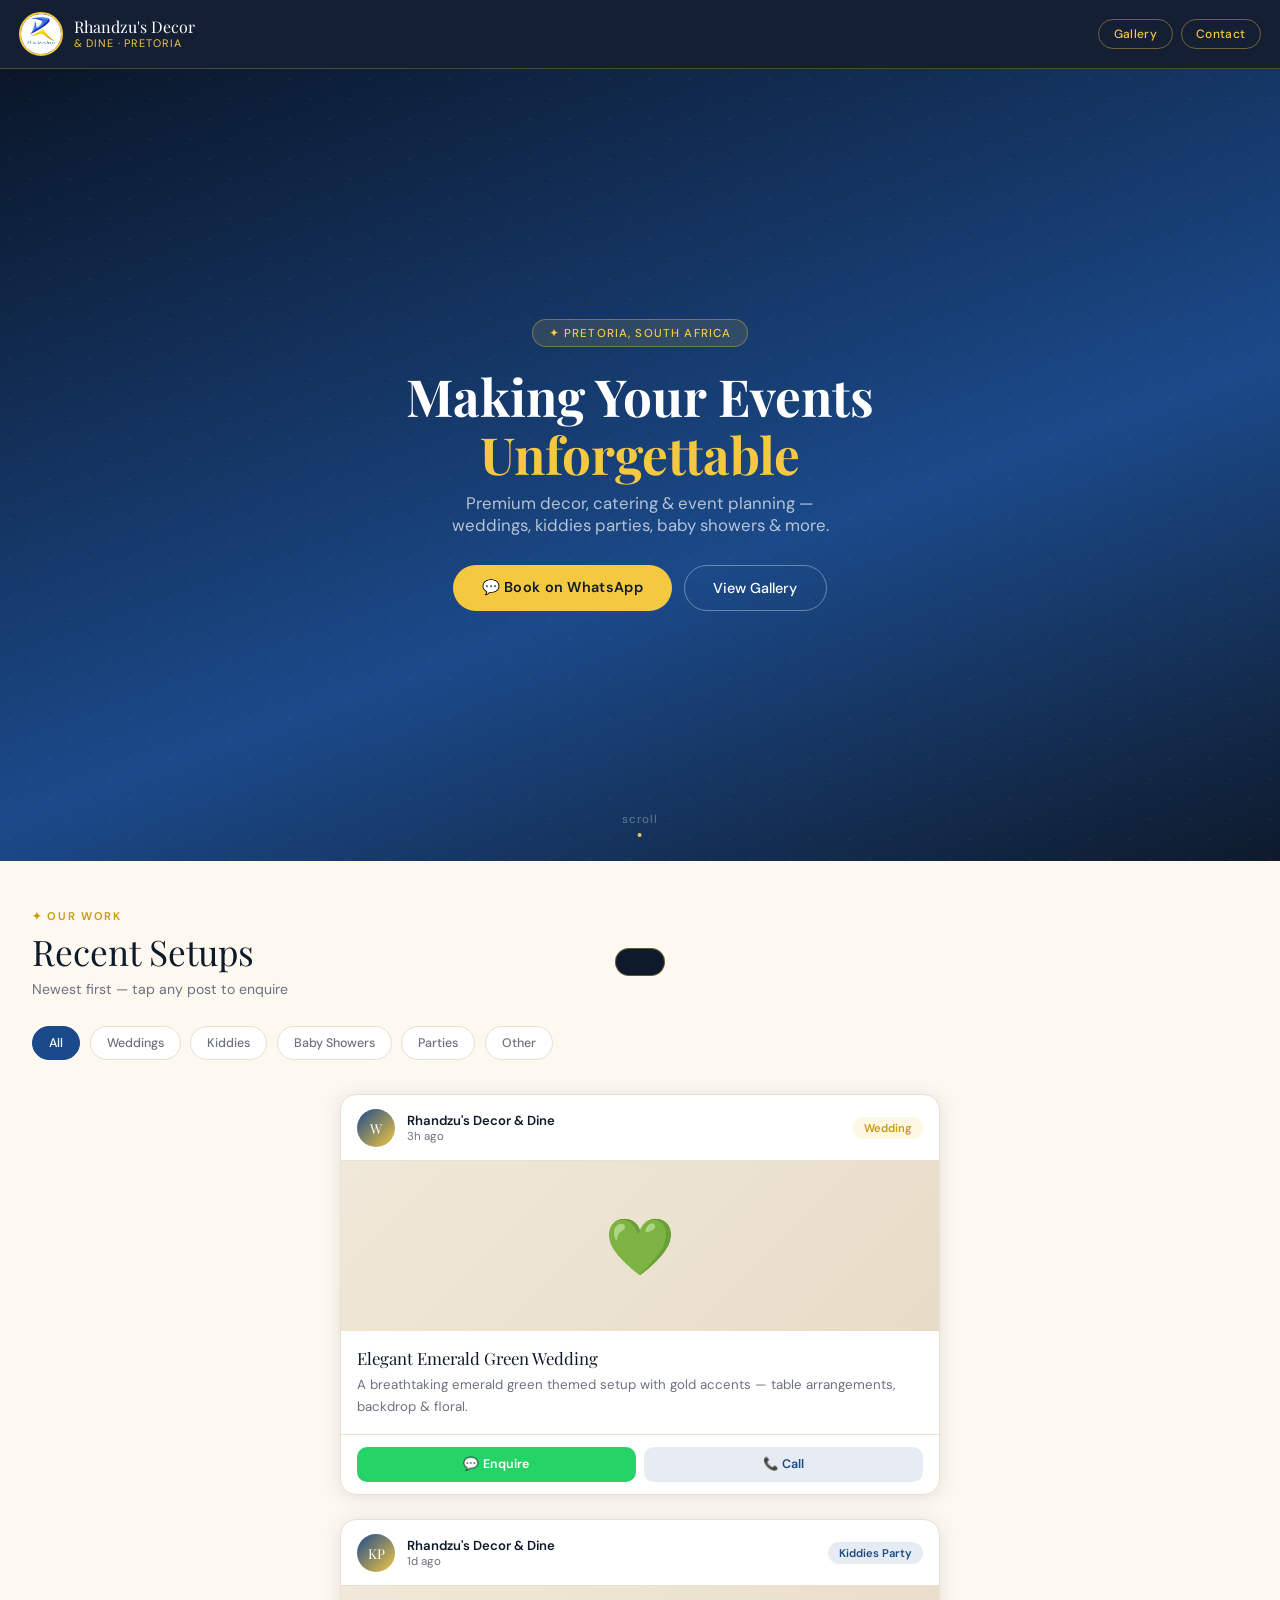
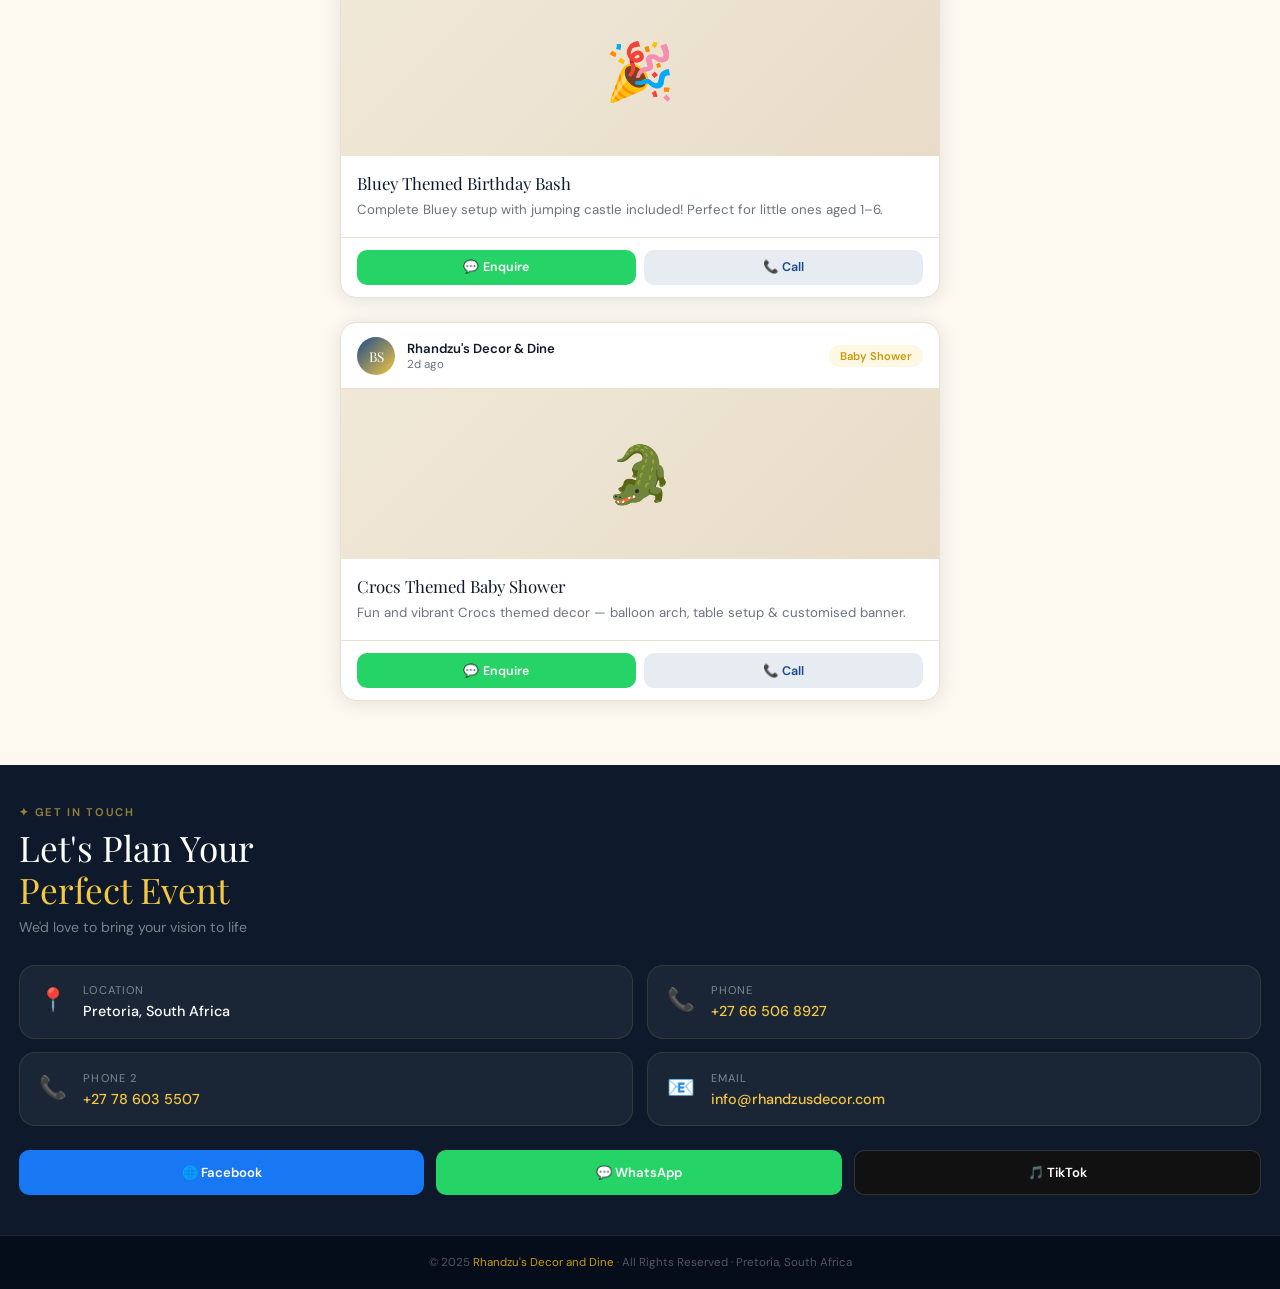
<file: Decor website/index.html>
<!DOCTYPE html>
<html lang="en">
<head>
  <meta charset="UTF-8"/>
  <meta name="viewport" content="width=device-width, initial-scale=1.0, maximum-scale=1.0"/>
  <meta name="description" content="Rhandzu's Decor and Dine — Premium event planning, decor & catering in Pretoria, South Africa. Weddings, kiddies parties, baby showers & more."/>
  <title>Rhandzu's Decor &amp; Dine | Pretoria</title>
  <link rel="icon" href="assets/Logo.jpg" type="image/jpeg"/>
  <link rel="preconnect" href="https://fonts.googleapis.com"/>
  <link href="https://fonts.googleapis.com/css2?family=Playfair+Display:ital,wght@0,400;0,700;1,400&family=DM+Sans:wght@300;400;500;600&display=swap" rel="stylesheet"/>
  <link rel="stylesheet" href="css/style.css"/>
  <style>
    /* Shimmer for skeletons */
    @keyframes shimmer {
      0%   { background-position: 200% 0; }
      100% { background-position: -200% 0; }
    }
    [style*="shimmer"] {
      background: linear-gradient(90deg,#e8e0d0 25%,#f5f0e8 50%,#e8e0d0 75%);
      background-size: 200% 100%;
      animation: shimmer 1.4s infinite;
    }
  </style>
</head>
<body>

  <!-- ─── HEADER ─── -->
  <header class="site-header">
    <div class="header-brand">
      <img
        src="assets/Logo.jpg"
        alt="Rhandzu's Decor Logo"
        class="header-logo"
        id="logoTrigger"
        draggable="false"
      />
      <div>
        <div class="brand-name">Rhandzu's Decor</div>
        <div class="brand-sub">&amp; Dine · Pretoria</div>
      </div>
    </div>
    <nav class="header-nav">
      <a href="#gallery" class="nav-btn">Gallery</a>
      <a href="#contact" class="nav-btn">Contact</a>
    </nav>
  </header>

  <!-- ─── HERO ─── -->
  <section class="hero">
    <div class="hero-pattern"></div>
    <div class="hero-badge">✦ Pretoria, South Africa</div>
    <h1>Making Your Events<br/><em>Unforgettable</em></h1>
    <p>Premium decor, catering &amp; event planning — weddings, kiddies parties, baby showers &amp; more.</p>
    <div class="hero-cta">
      <a href="https://wa.me/27786035507" target="_blank" class="btn-primary">💬 Book on WhatsApp</a>
      <a href="#gallery" class="btn-outline">View Gallery</a>
    </div>
    <div class="hero-scroll">
      <span>scroll</span>
      <div class="scroll-dot"></div>
    </div>
  </section>

  <!-- ─── GALLERY FEED ─── -->
  <section class="section" id="gallery">
    <div class="section-label">✦ Our Work</div>
    <div class="section-title">Recent Setups</div>
    <div class="section-sub">Newest first — tap any post to enquire</div>

    <div class="service-chips">
      <div class="chip active"          onclick="filterFeed('all', this)">All</div>
      <div class="chip" onclick="filterFeed('Wedding', this)">Weddings</div>
      <div class="chip" onclick="filterFeed('Kiddies Party', this)">Kiddies</div>
      <div class="chip" onclick="filterFeed('Baby Shower', this)">Baby Showers</div>
      <div class="chip" onclick="filterFeed('Party', this)">Parties</div>
      <div class="chip" onclick="filterFeed('Other', this)">Other</div>
    </div>

    <div class="feed" id="feedContainer"></div>
    <div class="empty-state" id="emptyState">
      <div class="empty-icon">📸</div>
      <p>No posts in this category yet.<br/>Check back soon or explore another!</p>
    </div>
  </section>

  <!-- ─── CONTACT ─── -->
  <section class="contact-section" id="contact">
    <div class="section-label">✦ Get In Touch</div>
    <div class="section-title">Let's Plan Your<br/><em>Perfect Event</em></div>
    <div class="section-sub">We'd love to bring your vision to life</div>

    <div class="contact-grid">
      <div class="contact-item">
        <div class="contact-icon">📍</div>
        <div>
          <div class="contact-label">Location</div>
          <div class="contact-value">Pretoria, South Africa</div>
        </div>
      </div>
      <div class="contact-item">
        <div class="contact-icon">📞</div>
        <div>
          <div class="contact-label">Phone</div>
          <div class="contact-value"><a href="tel:+27665068927">+27 66 506 8927</a></div>
        </div>
      </div>
      <div class="contact-item">
        <div class="contact-icon">📞</div>
        <div>
          <div class="contact-label">Phone 2</div>
          <div class="contact-value"><a href="tel:+27786035507">+27 78 603 5507</a></div>
        </div>
      </div>
      <div class="contact-item">
        <div class="contact-icon">📧</div>
        <div>
          <div class="contact-label">Email</div>
          <div class="contact-value"><a href="mailto:info@rhandzusdecor.com">info@rhandzusdecor.com</a></div>
        </div>
      </div>
    </div>

    <div class="social-row">
      <a href="https://www.facebook.com/rhandzusdecor" target="_blank" class="social-btn fb">🌐 Facebook</a>
      <a href="https://wa.me/27786035507" target="_blank" class="social-btn wa">💬 WhatsApp</a>
      <a href="https://www.tiktok.com/@rhandzusdecor" target="_blank" class="social-btn tt">🎵 TikTok</a>
    </div>
  </section>

  <!-- ─── FOOTER ─── -->
  <footer class="site-footer">
    <p>© 2025 <span>Rhandzu's Decor and Dine</span> · All Rights Reserved · Pretoria, South Africa</p>
  </footer>

  <!-- ─── TOAST ─── -->
  <div class="toast" id="toast"></div>

  <script src="js/feed.js"></script>
</body>
</html>
</file>
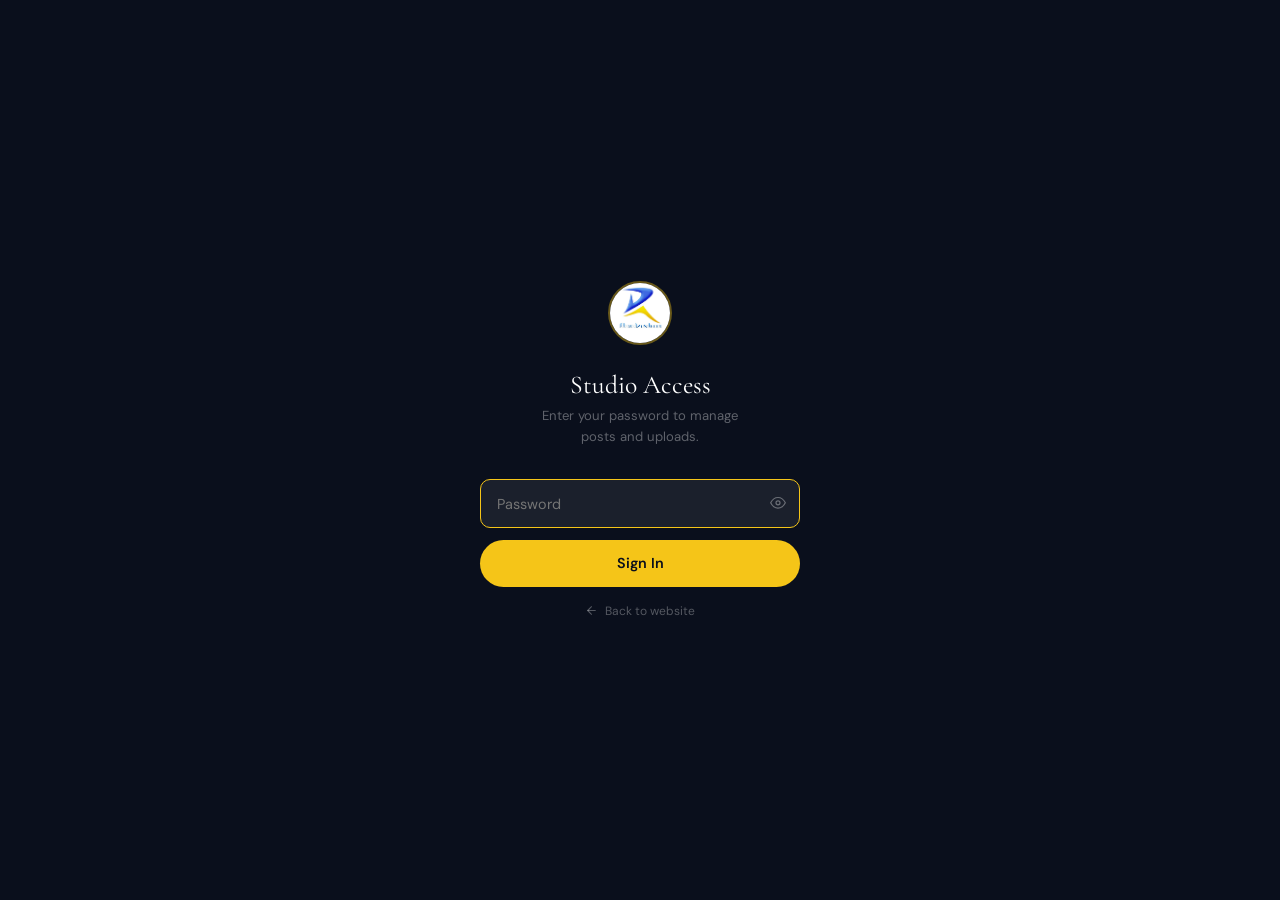
<file: admin.html>
<!DOCTYPE html>
<html lang="en">
<head>
  <meta charset="UTF-8"/>
  <meta name="viewport" content="width=device-width, initial-scale=1.0, maximum-scale=1.0"/>
  <title>Studio · Rhandzu's Decor</title>
  <meta name="robots" content="noindex, nofollow"/>
  <link rel="icon" href="assets/Logo.jpg" type="image/jpeg"/>
  <link rel="preconnect" href="https://fonts.googleapis.com"/>
  <link href="https://fonts.googleapis.com/css2?family=Cormorant+Garamond:ital,wght@0,400;0,600;1,400&family=DM+Sans:wght@300;400;500;600&display=swap" rel="stylesheet"/>
  <link rel="stylesheet" href="css/style.css"/>
  <style>

    /* ── Page shell ── */
    body { background: #0a0f1c; min-height: 100vh; }

    /* ── Login overlay ── */
    .login-screen {
      display: none; position: fixed; inset: 0; z-index: 300;
      background: #0a0f1c;
      align-items: center; justify-content: center;
      flex-direction: column; padding: 2rem;
    }
    .login-screen.visible { display: flex; }

    .login-logo {
      width: 64px; height: 64px; border-radius: 50%;
      object-fit: cover; border: 2px solid rgba(245,197,24,0.4);
      margin-bottom: 1.5rem;
    }
    .login-title {
      font-family: 'Cormorant Garamond', serif;
      color: #fff; font-size: 1.6rem; font-weight: 400;
      margin-bottom: 0.3rem; text-align: center;
    }
    .login-sub {
      color: rgba(255,255,255,0.35); font-size: 0.82rem;
      margin-bottom: 2rem; text-align: center; line-height: 1.6;
    }
    .login-box {
      width: 100%; max-width: 320px;
      display: flex; flex-direction: column; gap: 0.75rem;
    }
    .pw-wrap {
      position: relative;
    }
    .pw-wrap input {
      width: 100%; padding: 0.9rem 3rem 0.9rem 1rem;
      border-radius: 10px;
      background: rgba(255,255,255,0.07);
      border: 1.5px solid rgba(255,255,255,0.1);
      color: #fff; font-family: 'DM Sans', sans-serif;
      font-size: 0.9rem; outline: none; transition: border-color 0.2s;
    }
    .pw-wrap input:focus { border-color: var(--gold, #F5C518); }
    .pw-toggle {
      position: absolute; right: 0.9rem; top: 50%; transform: translateY(-50%);
      background: none; border: none; cursor: pointer;
      color: rgba(255,255,255,0.35); padding: 0; line-height: 1;
      transition: color 0.2s;
    }
    .pw-toggle:hover { color: rgba(255,255,255,0.7); }

    .login-btn {
      width: 100%; padding: 0.9rem; border-radius: 25px; border: none;
      background: #F5C518; color: #0a0f1c;
      font-family: 'DM Sans', sans-serif; font-size: 0.9rem; font-weight: 600;
      cursor: pointer; transition: background 0.2s;
    }
    .login-btn:hover { background: #d4aa10; }
    .login-error {
      color: #f87171; font-size: 0.78rem;
      display: none; align-items: center; gap: 0.4rem;
    }
    .login-back {
      margin-top: 1rem; color: rgba(255,255,255,0.3); font-size: 0.75rem;
      text-decoration: none; display: flex; align-items: center; gap: 0.4rem;
      transition: color 0.2s;
    }
    .login-back:hover { color: rgba(255,255,255,0.6); }

    @keyframes shake {
      0%,100%{transform:translateX(0)}
      20%{transform:translateX(-6px)}
      40%{transform:translateX(6px)}
      60%{transform:translateX(-4px)}
      80%{transform:translateX(4px)}
    }

    /* ── Admin layout ── */
    .admin-layout {
      display: none; min-height: 100vh;
      flex-direction: column;
    }
    .admin-layout.visible { display: flex; }

    /* Admin header */
    .admin-header {
      position: sticky; top: 0; z-index: 50;
      background: rgba(10,15,28,0.96); backdrop-filter: blur(14px);
      border-bottom: 1px solid rgba(245,197,24,0.15);
      display: flex; align-items: center; justify-content: space-between;
      padding: 0.85rem 1.2rem;
    }
    .admin-header-brand {
      display: flex; align-items: center; gap: 0.6rem;
    }
    .admin-header-logo {
      width: 36px; height: 36px; border-radius: 50%;
      object-fit: cover; border: 1.5px solid rgba(245,197,24,0.4);
    }
    .admin-header-title {
      font-family: 'Cormorant Garamond', serif;
      color: #fff; font-size: 1rem; font-weight: 600; line-height: 1.1;
    }
    .admin-header-sub {
      font-size: 0.62rem; color: rgba(245,197,24,0.6);
      text-transform: uppercase; letter-spacing: 0.1em;
    }
    .admin-header-actions { display: flex; gap: 0.5rem; align-items: center; }
    .view-site-btn {
      display: flex; align-items: center; gap: 0.4rem;
      color: rgba(255,255,255,0.45); font-size: 0.75rem;
      text-decoration: none; padding: 0.4rem 0.8rem;
      border: 1px solid rgba(255,255,255,0.1); border-radius: 20px;
      transition: all 0.2s;
    }
    .view-site-btn:hover { color: #fff; border-color: rgba(255,255,255,0.25); }
    .logout-btn {
      background: rgba(248,113,113,0.1); border: 1px solid rgba(248,113,113,0.2);
      color: #f87171; padding: 0.4rem 0.85rem; border-radius: 20px;
      font-size: 0.73rem; cursor: pointer; transition: all 0.2s;
      font-family: 'DM Sans', sans-serif;
    }
    .logout-btn:hover { background: rgba(248,113,113,0.2); }

    /* Status bar */
    .status-bar {
      display: none; align-items: center; gap: 0.5rem;
      padding: 0.6rem 1.2rem; font-size: 0.78rem; font-weight: 500;
    }
    .status-bar.status-loading { background: rgba(245,197,24,0.08); color: rgba(245,197,24,0.8); display: flex; }
    .status-bar.status-saving  { background: rgba(45,108,200,0.1);  color: #7eb3f7; display: flex; }
    .status-bar.status-success { background: rgba(37,211,102,0.08); color: #4ade80; display: flex; }
    .status-bar.status-error   { background: rgba(239,68,68,0.08);  color: #f87171; display: flex; }

    /* Content */
    .admin-body {
      flex: 1; padding: 1.5rem 1.2rem 4rem;
      max-width: 560px; width: 100%; margin: 0 auto;
    }

    /* Section headings */
    .admin-section-title {
      font-family: 'Cormorant Garamond', serif;
      color: rgba(255,255,255,0.9); font-size: 1.15rem; font-weight: 600;
      margin-bottom: 1rem;
      display: flex; align-items: center; gap: 0.6rem;
    }
    .admin-section-title svg { opacity: 0.5; }

    .admin-divider {
      border: none; border-top: 1px solid rgba(255,255,255,0.07);
      margin: 2rem 0;
    }

    /* Upload zone */
    .upload-zone {
      border: 1.5px dashed rgba(245,197,24,0.3);
      border-radius: 14px; padding: 2.2rem 1rem;
      text-align: center; cursor: pointer;
      transition: all 0.2s; margin-bottom: 1rem;
      background: rgba(245,197,24,0.02);
      display: flex; flex-direction: column; align-items: center; gap: 0.75rem;
    }
    .upload-zone:hover, .upload-zone.drag-over {
      border-color: #F5C518; background: rgba(245,197,24,0.06);
    }
    .upload-zone-icon {
      width: 48px; height: 48px; border-radius: 50%;
      background: rgba(245,197,24,0.1);
      display: flex; align-items: center; justify-content: center;
      color: #F5C518;
    }
    .upload-zone-label {
      font-size: 0.88rem; color: rgba(255,255,255,0.7); line-height: 1.6;
    }
    .upload-zone-label strong { color: #F5C518; font-weight: 600; }
    .upload-zone-hint { font-size: 0.7rem; color: rgba(255,255,255,0.25); }

    /* Preview grid */
    .preview-grid {
      display: grid; grid-template-columns: repeat(4, 1fr);
      gap: 0.4rem; margin-bottom: 1.2rem;
    }
    .preview-thumb {
      aspect-ratio: 1; border-radius: 8px; overflow: hidden;
      position: relative; background: rgba(255,255,255,0.05);
    }
    .preview-thumb img { width: 100%; height: 100%; object-fit: cover; display: block; }
    .remove-thumb {
      position: absolute; top: 4px; right: 4px;
      width: 20px; height: 20px; border-radius: 50%;
      background: rgba(10,15,28,0.85); border: none;
      color: rgba(255,255,255,0.8); cursor: pointer;
      display: flex; align-items: center; justify-content: center;
      transition: background 0.15s;
    }
    .remove-thumb:hover { background: #dc2626; color: #fff; }

    /* Form */
    .form-group { margin-bottom: 1rem; }
    .form-label {
      display: block; color: rgba(255,255,255,0.45); font-size: 0.72rem;
      font-weight: 500; margin-bottom: 0.4rem; letter-spacing: 0.06em;
      text-transform: uppercase;
    }
    .form-input, .form-select, .form-textarea {
      width: 100%; padding: 0.75rem 1rem; border-radius: 10px;
      background: rgba(255,255,255,0.06); border: 1.5px solid rgba(255,255,255,0.09);
      color: #fff; font-family: 'DM Sans', sans-serif; font-size: 0.87rem;
      outline: none; transition: border-color 0.2s;
    }
    .form-input:focus, .form-select:focus, .form-textarea:focus {
      border-color: #F5C518;
    }
    .form-input::placeholder, .form-textarea::placeholder { color: rgba(255,255,255,0.18); }
    .form-select option { background: #111827; }
    .form-textarea { min-height: 80px; resize: vertical; line-height: 1.6; }

    /* Publish button */
    .publish-btn {
      width: 100%; padding: 1rem; border-radius: 25px; border: none;
      background: #F5C518; color: #0a0f1c;
      font-family: 'DM Sans', sans-serif; font-size: 0.92rem; font-weight: 600;
      cursor: pointer; transition: all 0.22s;
      display: flex; align-items: center; justify-content: center; gap: 0.55rem;
      letter-spacing: 0.02em;
    }
    .publish-btn:hover:not(:disabled) { background: #d4aa10; transform: translateY(-1px); }
    .publish-btn:disabled { opacity: 0.4; cursor: not-allowed; transform: none; }

    .spinner {
      width: 16px; height: 16px; border-radius: 50%;
      border: 2px solid rgba(10,15,28,0.3);
      border-top-color: #0a0f1c;
      animation: spin 0.65s linear infinite; flex-shrink: 0;
    }
    @keyframes spin { to { transform: rotate(360deg); } }

    /* Post manager */
    .post-item {
      display: flex; align-items: center; gap: 0.85rem;
      padding: 0.85rem 0; border-bottom: 1px solid rgba(255,255,255,0.06);
    }
    .post-item:last-child { border-bottom: none; }
    .post-thumb {
      width: 48px; height: 48px; border-radius: 8px;
      object-fit: cover; flex-shrink: 0;
      background: rgba(255,255,255,0.05);
    }
    .post-thumb-ph {
      width: 48px; height: 48px; border-radius: 8px; flex-shrink: 0;
      background: rgba(245,197,24,0.08);
      display: flex; align-items: center; justify-content: center;
      color: rgba(245,197,24,0.6);
    }
    .post-info { flex: 1; min-width: 0; }
    .post-info-title {
      color: rgba(255,255,255,0.85); font-size: 0.83rem; font-weight: 500;
      white-space: nowrap; overflow: hidden; text-overflow: ellipsis;
    }
    .post-info-meta { color: rgba(255,255,255,0.3); font-size: 0.7rem; margin-top: 3px; }
    .delete-btn {
      display: flex; align-items: center; gap: 0.35rem;
      background: none; border: 1px solid rgba(248,113,113,0.2);
      color: rgba(248,113,113,0.7); padding: 0.35rem 0.75rem;
      border-radius: 8px; font-size: 0.72rem; cursor: pointer;
      transition: all 0.2s; white-space: nowrap;
      font-family: 'DM Sans', sans-serif;
    }
    .delete-btn:hover { background: rgba(248,113,113,0.1); color: #f87171; border-color: rgba(248,113,113,0.4); }

    .no-posts {
      text-align: center; padding: 2.5rem 1rem;
      color: rgba(255,255,255,0.25); font-size: 0.83rem; line-height: 1.7;
      display: flex; flex-direction: column; align-items: center;
    }

    /* Toast */
    .toast {
      position: fixed; bottom: 1.5rem; left: 50%;
      transform: translateX(-50%) translateY(100px);
      background: #111827; color: #fff;
      padding: 0.75rem 1.4rem; border-radius: 25px; font-size: 0.82rem;
      border: 1px solid rgba(245,197,24,0.2);
      transition: transform 0.32s cubic-bezier(0.34,1.56,0.64,1);
      z-index: 9999; white-space: nowrap; pointer-events: none;
    }
    .toast.show    { transform: translateX(-50%) translateY(0); }
    .toast.success { border-color: rgba(74,222,128,0.4); }
    .toast.error   { border-color: rgba(248,113,113,0.4); }

    @media (min-width: 600px) {
      .preview-grid { grid-template-columns: repeat(5, 1fr); }
    }
  </style>
</head>
<body>

  <!-- ══ LOGIN SCREEN ══ -->
  <div class="login-screen" id="loginOverlay">
    <img src="assets/Logo.jpg" alt="Logo" class="login-logo"/>
    <h1 class="login-title">Studio Access</h1>
    <p class="login-sub">Enter your password to manage<br/>posts and uploads.</p>

    <div class="login-box">
      <div class="pw-wrap">
        <input
          type="password" id="loginPassword"
          placeholder="Password"
          autocomplete="current-password"
          onkeydown="if(event.key==='Enter') attemptLogin()"
        />
        <button class="pw-toggle" onclick="togglePw()" type="button" tabindex="-1" aria-label="Toggle password visibility">
          <svg id="pwEye" width="16" height="16" viewBox="0 0 24 24" fill="none" stroke="currentColor" stroke-width="1.8" stroke-linecap="round" stroke-linejoin="round"><path d="M1 12s4-8 11-8 11 8 11 8-4 8-11 8-11-8-11-8z"/><circle cx="12" cy="12" r="3"/></svg>
        </button>
      </div>

      <div class="login-error" id="loginError">
        <svg width="13" height="13" viewBox="0 0 24 24" fill="none" stroke="currentColor" stroke-width="2" stroke-linecap="round" stroke-linejoin="round"><circle cx="12" cy="12" r="10"/><line x1="15" y1="9" x2="9" y2="15"/><line x1="9" y1="9" x2="15" y2="15"/></svg>
        Incorrect password — try again.
      </div>

      <button class="login-btn" onclick="attemptLogin()">Sign In</button>
    </div>

    <a href="index.html" class="login-back">
      <svg width="13" height="13" viewBox="0 0 24 24" fill="none" stroke="currentColor" stroke-width="2" stroke-linecap="round" stroke-linejoin="round"><line x1="19" y1="12" x2="5" y2="12"/><polyline points="12 19 5 12 12 5"/></svg>
      Back to website
    </a>
  </div>

  <!-- ══ ADMIN LAYOUT ══ -->
  <div class="admin-layout" id="adminPanel">

    <!-- Header -->
    <header class="admin-header">
      <div class="admin-header-brand">
        <img src="assets/Logo.jpg" alt="Logo" class="admin-header-logo"/>
        <div>
          <div class="admin-header-title">Rhandzu's Decor</div>
          <div class="admin-header-sub">Studio Admin</div>
        </div>
      </div>
      <div class="admin-header-actions">
        <a href="index.html" class="view-site-btn" target="_blank">
          <svg width="12" height="12" viewBox="0 0 24 24" fill="none" stroke="currentColor" stroke-width="2" stroke-linecap="round" stroke-linejoin="round"><path d="M18 13v6a2 2 0 0 1-2 2H5a2 2 0 0 1-2-2V8a2 2 0 0 1 2-2h6"/><polyline points="15 3 21 3 21 9"/><line x1="10" y1="14" x2="21" y2="3"/></svg>
          View Site
        </a>
        <button class="logout-btn" onclick="logout()">Sign Out</button>
      </div>
    </header>

    <!-- Status bar -->
    <div class="status-bar" id="statusBar"></div>

    <!-- Body -->
    <div class="admin-body">

      <!-- ── New Post ── -->
      <div class="admin-section-title">
        <svg width="16" height="16" viewBox="0 0 24 24" fill="none" stroke="currentColor" stroke-width="1.8" stroke-linecap="round" stroke-linejoin="round"><line x1="12" y1="5" x2="12" y2="19"/><line x1="5" y1="12" x2="19" y2="12"/></svg>
        New Post
      </div>

      <!-- Upload zone -->
      <div class="upload-zone" id="uploadZone"
        onclick="triggerFileInput()"
        ondragover="handleDragOver(event)"
        ondrop="handleDrop(event)"
        ondragleave="handleDragLeave()">
        <div class="upload-zone-icon">
          <svg width="22" height="22" viewBox="0 0 24 24" fill="none" stroke="currentColor" stroke-width="1.6" stroke-linecap="round" stroke-linejoin="round"><polyline points="16 16 12 12 8 16"/><line x1="12" y1="12" x2="12" y2="21"/><path d="M20.39 18.39A5 5 0 0 0 18 9h-1.26A8 8 0 1 0 3 16.3"/></svg>
        </div>
        <div class="upload-zone-label">
          <strong>Tap to choose photos</strong><br/>
          or drag &amp; drop here
        </div>
        <div class="upload-zone-hint">JPG · PNG · WEBP · Multiple allowed</div>
      </div>
      <input type="file" id="fileInput" accept="image/*" multiple
        onchange="onFileChange(this)" style="display:none"/>

      <!-- Preview -->
      <div class="preview-grid" id="previewGrid"></div>

      <!-- Form fields -->
      <div class="form-group">
        <label class="form-label" for="postCategory">Event Category *</label>
        <select class="form-select" id="postCategory">
          <option value="">Select a category…</option>
          <option>Wedding</option>
          <option>Kiddies Party</option>
          <option>Baby Shower</option>
          <option>Party</option>
          <option>Other</option>
        </select>
      </div>

      <div class="form-group">
        <label class="form-label" for="postTitle">Title</label>
        <input type="text" class="form-input" id="postTitle"
          placeholder="e.g. Beige Themed Wedding · Centurion"/>
      </div>

      <div class="form-group">
        <label class="form-label" for="postDesc">Description
          <span style="opacity:0.4;font-style:italic;text-transform:none;letter-spacing:0">&nbsp;optional</span>
        </label>
        <textarea class="form-textarea" id="postDesc"
          placeholder="What's included — backdrop, balloon arch, catering, jumping castle…"></textarea>
      </div>

      <button class="publish-btn" id="submitBtn" onclick="submitPost()">
        <svg width="15" height="15" viewBox="0 0 24 24" fill="none" stroke="currentColor" stroke-width="2.2" stroke-linecap="round" stroke-linejoin="round"><line x1="22" y1="2" x2="11" y2="13"/><polygon points="22 2 15 22 11 13 2 9 22 2"/></svg>
        Publish Post
      </button>

      <hr class="admin-divider"/>

      <!-- ── Manage Posts ── -->
      <div class="admin-section-title">
        <svg width="16" height="16" viewBox="0 0 24 24" fill="none" stroke="currentColor" stroke-width="1.8" stroke-linecap="round" stroke-linejoin="round"><line x1="8" y1="6" x2="21" y2="6"/><line x1="8" y1="12" x2="21" y2="12"/><line x1="8" y1="18" x2="21" y2="18"/><line x1="3" y1="6" x2="3.01" y2="6"/><line x1="3" y1="12" x2="3.01" y2="12"/><line x1="3" y1="18" x2="3.01" y2="18"/></svg>
        Manage Posts
      </div>
      <div id="adminPostList"></div>

    </div>
  </div>

  <div class="toast" id="toast"></div>

  <script src="js/admin.js"></script>
  <script>
    // Password visibility toggle
    function togglePw() {
      const inp = document.getElementById('loginPassword');
      const eye = document.getElementById('pwEye');
      if (inp.type === 'password') {
        inp.type = 'text';
        eye.innerHTML = '<path d="M17.94 17.94A10.07 10.07 0 0 1 12 20c-7 0-11-8-11-8a18.45 18.45 0 0 1 5.06-5.94M9.9 4.24A9.12 9.12 0 0 1 12 4c7 0 11 8 11 8a18.5 18.5 0 0 1-2.16 3.19m-6.72-1.07a3 3 0 1 1-4.24-4.24"/><line x1="1" y1="1" x2="23" y2="23"/>';
      } else {
        inp.type = 'password';
        eye.innerHTML = '<path d="M1 12s4-8 11-8 11 8 11 8-4 8-11 8-11-8-11-8z"/><circle cx="12" cy="12" r="3"/>';
      }
    }
  </script>
</body>
</html>
</file>
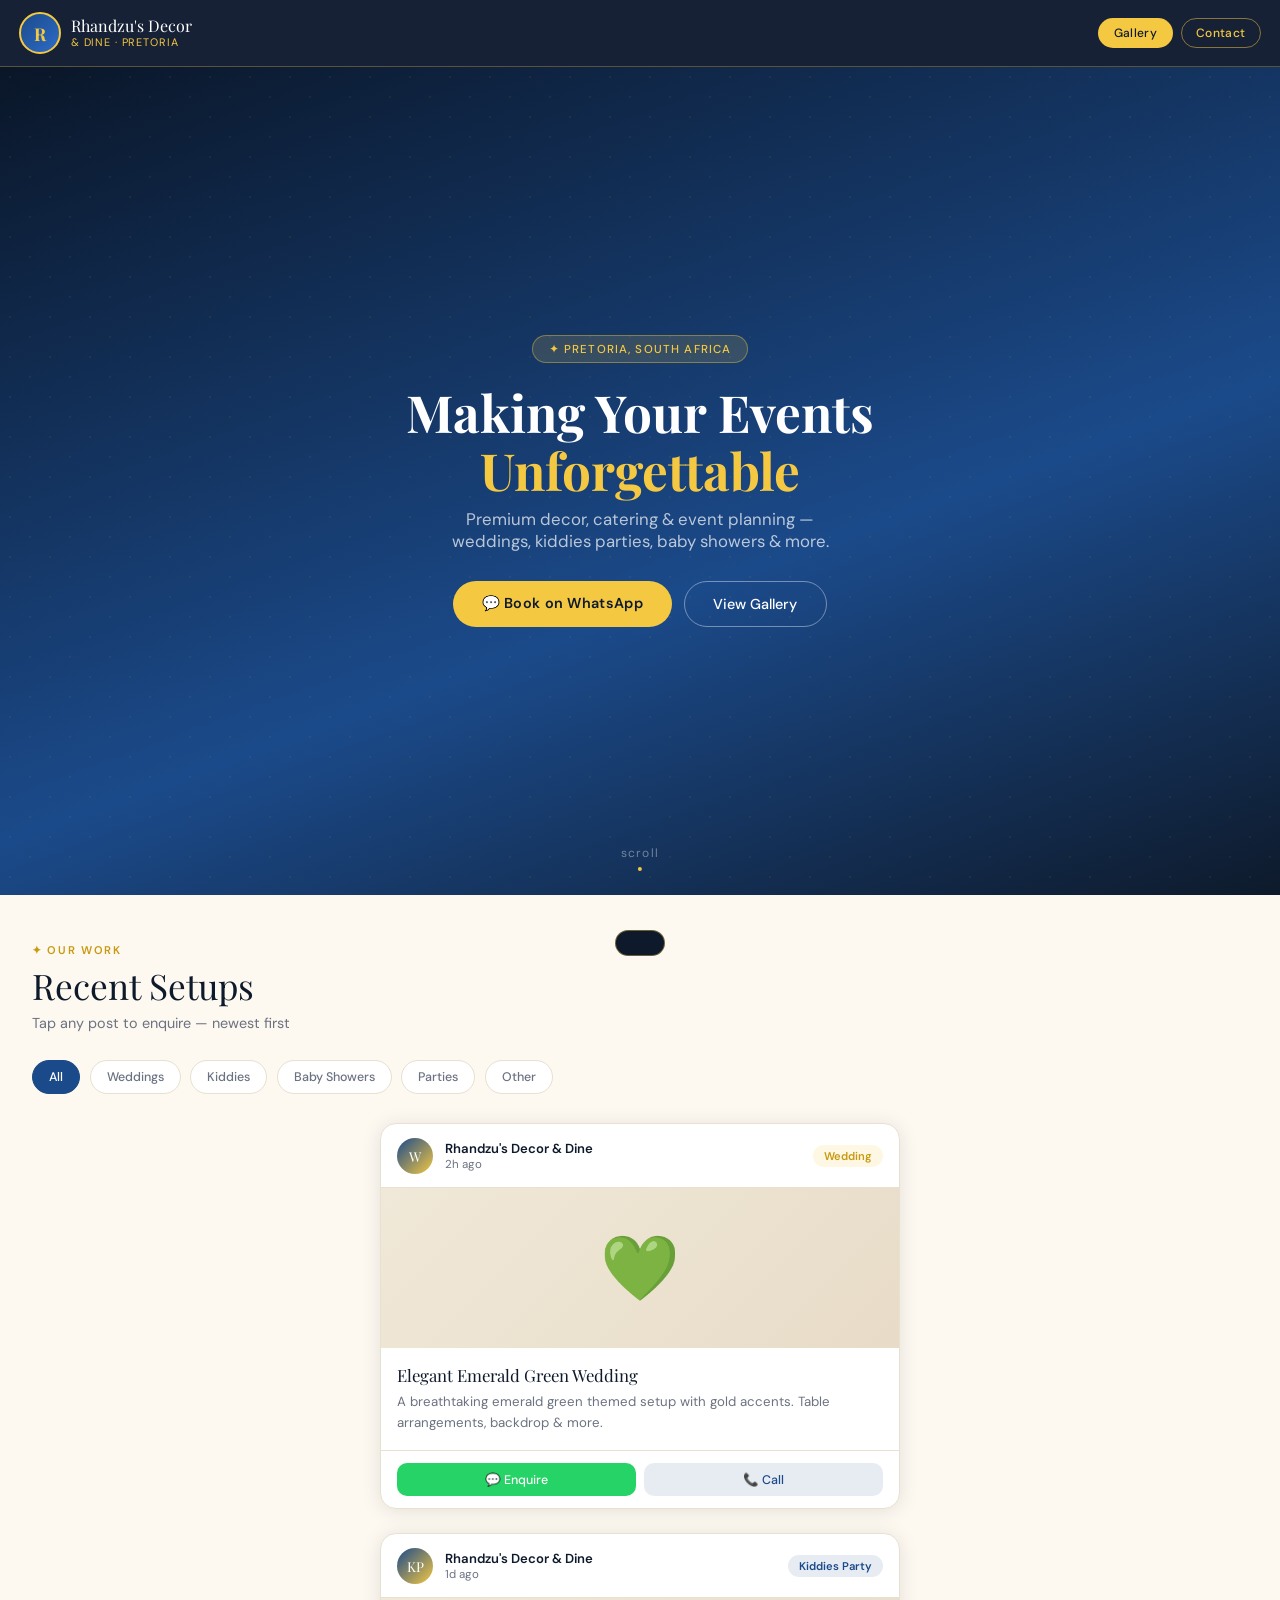
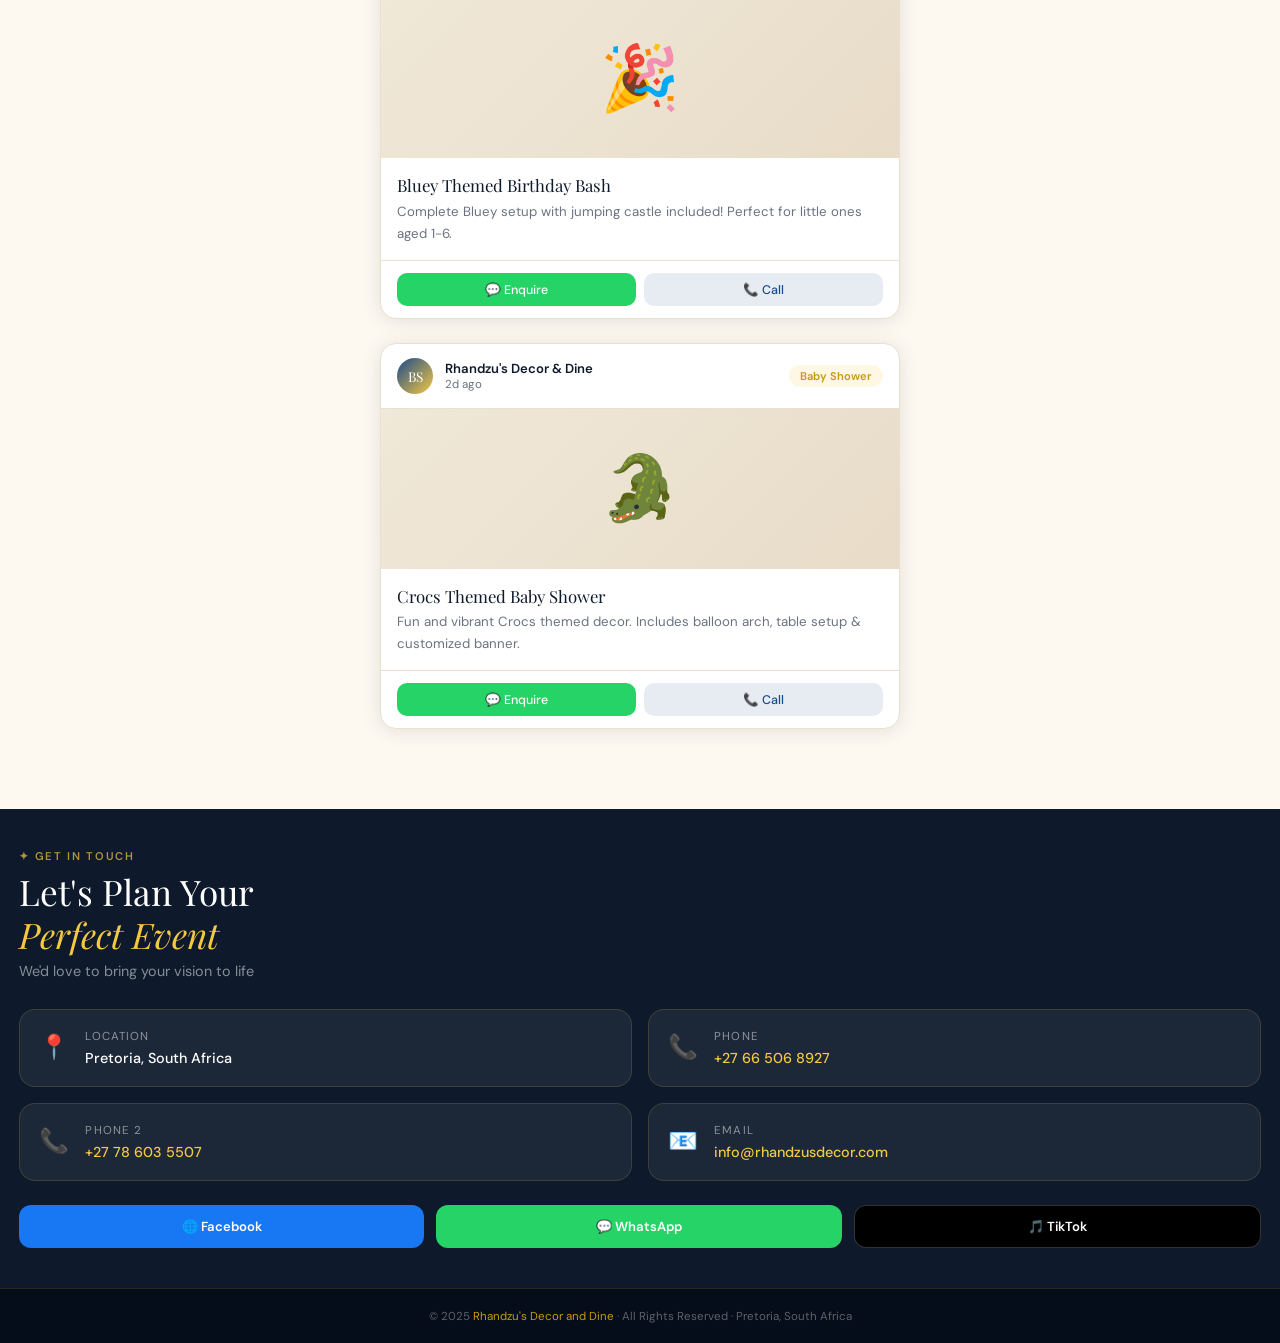
<file: rhandzu_decor_website.html>
<!DOCTYPE html>
<html lang="en">
<head>
<meta charset="UTF-8"/>
<meta name="viewport" content="width=device-width, initial-scale=1.0, maximum-scale=1.0"/>
<title>Rhandzu's Decor & Dine</title>
<link rel="preconnect" href="https://fonts.googleapis.com"/>
<link href="https://fonts.googleapis.com/css2?family=Playfair+Display:ital,wght@0,400;0,700;1,400&family=DM+Sans:wght@300;400;500;600&display=swap" rel="stylesheet"/>
<style>
  *{margin:0;padding:0;box-sizing:border-box;}
  :root{
    --gold:#F5C842;
    --gold-dark:#C89A10;
    --blue:#1B4A8A;
    --blue-light:#2D6CC8;
    --cream:#FDF8F0;
    --dark:#0E1A2B;
    --text:#1A2033;
    --muted:#6B7280;
    --white:#fff;
    --card-bg:#fff;
    --border:#E8E0D0;
    --hero-h:92vh;
    --radius:16px;
    --shadow:0 2px 20px rgba(14,26,43,0.10);
  }

  html{scroll-behavior:smooth;}
  body{font-family:'DM Sans',sans-serif;background:var(--cream);color:var(--text);overflow-x:hidden;}

  /* ─── HEADER ─── */
  .site-header{
    position:sticky;top:0;z-index:100;
    background:rgba(11,22,44,0.95);
    backdrop-filter:blur(12px);
    display:flex;align-items:center;justify-content:space-between;
    padding:0.75rem 1.2rem;
    border-bottom:1.5px solid rgba(245,200,66,0.3);
  }
  .header-brand{display:flex;align-items:center;gap:0.6rem;}
  .header-logo{
    width:42px;height:42px;border-radius:50%;
    border:2px solid var(--gold);object-fit:cover;
  }
  .header-logo-placeholder{
    width:42px;height:42px;border-radius:50%;
    border:2px solid var(--gold);
    background:linear-gradient(135deg,var(--blue),var(--blue-light));
    display:flex;align-items:center;justify-content:center;
    font-family:'Playfair Display',serif;font-size:1.1rem;color:var(--gold);font-weight:700;
  }
  .brand-name{font-family:'Playfair Display',serif;font-size:1rem;color:var(--white);line-height:1.1;}
  .brand-sub{font-size:0.68rem;color:var(--gold);letter-spacing:0.08em;text-transform:uppercase;}
  .header-nav{display:flex;gap:0.5rem;align-items:center;}
  .nav-btn{
    background:none;border:1.5px solid rgba(245,200,66,0.5);
    color:var(--gold);padding:0.4rem 0.9rem;border-radius:20px;
    font-family:'DM Sans',sans-serif;font-size:0.75rem;font-weight:500;
    cursor:pointer;transition:all 0.25s;letter-spacing:0.03em;
  }
  .nav-btn:hover,.nav-btn.active{background:var(--gold);color:var(--dark);}
  .nav-btn.cta{background:var(--gold);color:var(--dark);border-color:var(--gold);}

  /* ─── HERO ─── */
  .hero{
    height:var(--hero-h);min-height:500px;
    background:linear-gradient(160deg,#0a1628 0%,#1B4A8A 60%,#0e1a2b 100%);
    display:flex;flex-direction:column;align-items:center;justify-content:center;
    text-align:center;padding:2rem 1.2rem;position:relative;overflow:hidden;
  }
  .hero-pattern{
    position:absolute;inset:0;opacity:0.06;
    background-image:
      radial-gradient(circle at 25% 25%,var(--gold) 1px,transparent 1px),
      radial-gradient(circle at 75% 75%,var(--gold) 1px,transparent 1px);
    background-size:40px 40px;
  }
  .hero-badge{
    background:rgba(245,200,66,0.15);border:1px solid rgba(245,200,66,0.4);
    color:var(--gold);padding:0.35rem 1rem;border-radius:20px;
    font-size:0.72rem;letter-spacing:0.1em;text-transform:uppercase;
    margin-bottom:1.2rem;font-weight:500;
  }
  .hero h1{
    font-family:'Playfair Display',serif;
    font-size:clamp(2rem,7vw,3.2rem);
    color:var(--white);line-height:1.15;margin-bottom:0.5rem;
  }
  .hero h1 em{color:var(--gold);font-style:normal;}
  .hero p{color:rgba(255,255,255,0.7);font-size:clamp(0.9rem,3vw,1.05rem);max-width:400px;margin:0 auto 1.8rem;}
  .hero-cta{
    display:flex;gap:0.75rem;flex-wrap:wrap;justify-content:center;
  }
  .btn-primary{
    background:var(--gold);color:var(--dark);
    padding:0.8rem 1.8rem;border-radius:25px;border:none;
    font-family:'DM Sans',sans-serif;font-size:0.9rem;font-weight:600;
    cursor:pointer;transition:all 0.25s;letter-spacing:0.02em;
    text-decoration:none;display:inline-block;
  }
  .btn-primary:hover{background:var(--gold-dark);transform:translateY(-2px);}
  .btn-outline{
    background:none;color:var(--white);
    padding:0.8rem 1.8rem;border-radius:25px;
    border:1.5px solid rgba(255,255,255,0.4);
    font-family:'DM Sans',sans-serif;font-size:0.9rem;font-weight:500;
    cursor:pointer;transition:all 0.25s;text-decoration:none;display:inline-block;
  }
  .btn-outline:hover{border-color:var(--gold);color:var(--gold);}
  .hero-scroll{
    position:absolute;bottom:1.5rem;left:50%;transform:translateX(-50%);
    color:rgba(255,255,255,0.4);font-size:0.75rem;letter-spacing:0.1em;
    display:flex;flex-direction:column;align-items:center;gap:0.4rem;
  }
  .scroll-dot{
    width:4px;height:4px;background:var(--gold);border-radius:50%;
    animation:scrollBounce 1.5s ease-in-out infinite;
  }
  @keyframes scrollBounce{0%,100%{transform:translateY(0);}50%{transform:translateY(6px);}}

  /* ─── SECTIONS ─── */
  .section{padding:2.5rem 1.2rem;}
  .section-label{
    font-size:0.7rem;letter-spacing:0.15em;text-transform:uppercase;
    color:var(--gold-dark);font-weight:600;margin-bottom:0.5rem;
  }
  .section-title{
    font-family:'Playfair Display',serif;
    font-size:clamp(1.5rem,5vw,2.2rem);
    color:var(--dark);line-height:1.2;margin-bottom:0.4rem;
  }
  .section-sub{color:var(--muted);font-size:0.9rem;margin-bottom:1.8rem;}

  /* ─── SERVICE CHIPS ─── */
  .service-chips{display:flex;gap:0.6rem;flex-wrap:wrap;margin-bottom:1.8rem;}
  .chip{
    padding:0.5rem 1rem;border-radius:20px;
    font-size:0.78rem;font-weight:500;cursor:pointer;transition:all 0.2s;
    border:1.5px solid var(--border);background:var(--white);color:var(--muted);
  }
  .chip.active{background:var(--blue);color:var(--white);border-color:var(--blue);}
  .chip:hover:not(.active){border-color:var(--blue-light);color:var(--blue);}

  /* ─── PHOTO FEED ─── */
  .feed{display:flex;flex-direction:column;gap:1.5rem;}

  .feed-card{
    background:var(--card-bg);border-radius:var(--radius);
    border:1px solid var(--border);overflow:hidden;
    box-shadow:var(--shadow);
    animation:fadeUp 0.4s ease both;
  }
  @keyframes fadeUp{from{opacity:0;transform:translateY(20px);}to{opacity:1;transform:translateY(0);}}

  .feed-card-header{
    display:flex;align-items:center;gap:0.75rem;
    padding:0.85rem 1rem;border-bottom:1px solid var(--border);
  }
  .feed-avatar{
    width:36px;height:36px;border-radius:50%;
    background:linear-gradient(135deg,var(--blue),var(--gold));
    display:flex;align-items:center;justify-content:center;
    font-family:'Playfair Display',serif;font-size:0.85rem;color:var(--white);
    flex-shrink:0;
  }
  .feed-meta{flex:1;}
  .feed-category{font-size:0.82rem;font-weight:600;color:var(--dark);}
  .feed-date{font-size:0.72rem;color:var(--muted);}
  .feed-badge{
    background:rgba(27,74,138,0.1);color:var(--blue);
    padding:0.25rem 0.7rem;border-radius:12px;font-size:0.7rem;font-weight:600;
  }
  .feed-badge.gold{background:rgba(245,200,66,0.15);color:var(--gold-dark);}

  .feed-images{position:relative;}
  .feed-images img{width:100%;display:block;object-fit:cover;max-height:380px;background:#e8e0d0;}
  .feed-img-count{
    position:absolute;bottom:0.75rem;right:0.75rem;
    background:rgba(14,26,43,0.8);color:var(--white);
    padding:0.3rem 0.7rem;border-radius:12px;font-size:0.72rem;font-weight:500;
    backdrop-filter:blur(4px);
  }
  .feed-multi{display:grid;grid-template-columns:1fr 1fr;gap:2px;}
  .feed-multi img{height:160px;object-fit:cover;width:100%;}
  .feed-multi img:first-child:nth-last-child(odd){grid-column:1/-1;height:200px;}

  .feed-body{padding:1rem;}
  .feed-title{font-family:'Playfair Display',serif;font-size:1.05rem;color:var(--dark);margin-bottom:0.3rem;}
  .feed-desc{font-size:0.83rem;color:var(--muted);line-height:1.6;}
  .feed-actions{
    display:flex;gap:0.5rem;padding:0.75rem 1rem;
    border-top:1px solid var(--border);
  }
  .action-btn{
    flex:1;padding:0.55rem 0.5rem;border-radius:10px;border:none;
    font-family:'DM Sans',sans-serif;font-size:0.78rem;font-weight:500;
    cursor:pointer;transition:all 0.2s;
  }
  .action-btn.whatsapp{background:#25D366;color:#fff;}
  .action-btn.whatsapp:hover{background:#1da851;}
  .action-btn.call{background:rgba(27,74,138,0.1);color:var(--blue);}
  .action-btn.call:hover{background:rgba(27,74,138,0.2);}

  /* ─── EMPTY STATE ─── */
  .empty-state{
    text-align:center;padding:3rem 1.5rem;
    color:var(--muted);
  }
  .empty-icon{font-size:3rem;margin-bottom:1rem;opacity:0.4;}
  .empty-state p{font-size:0.9rem;}

  /* ─── ADMIN PANEL ─── */
  .admin-panel{
    background:var(--dark);min-height:100vh;padding:1.5rem 1.2rem;
    display:none;
  }
  .admin-panel.visible{display:block;}
  .admin-header{
    display:flex;align-items:center;justify-content:space-between;
    margin-bottom:1.5rem;
  }
  .admin-title{
    font-family:'Playfair Display',serif;color:var(--white);font-size:1.3rem;
  }
  .admin-close{
    background:rgba(255,255,255,0.1);border:none;color:var(--white);
    padding:0.5rem 1rem;border-radius:10px;cursor:pointer;font-size:0.8rem;
  }

  .upload-zone{
    border:2px dashed rgba(245,200,66,0.4);border-radius:var(--radius);
    padding:2rem 1rem;text-align:center;cursor:pointer;transition:all 0.25s;
    margin-bottom:1.5rem;background:rgba(245,200,66,0.04);
  }
  .upload-zone:hover,.upload-zone.drag-over{
    border-color:var(--gold);background:rgba(245,200,66,0.08);
  }
  .upload-icon{font-size:2.5rem;margin-bottom:0.5rem;}
  .upload-zone p{color:rgba(255,255,255,0.6);font-size:0.85rem;line-height:1.6;}
  .upload-zone strong{color:var(--gold);}
  #fileInput{display:none;}

  .form-group{margin-bottom:1.2rem;}
  .form-label{display:block;color:rgba(255,255,255,0.7);font-size:0.78rem;
    font-weight:500;margin-bottom:0.4rem;letter-spacing:0.03em;}
  .form-input,.form-select,.form-textarea{
    width:100%;padding:0.75rem 1rem;border-radius:10px;
    background:rgba(255,255,255,0.08);border:1.5px solid rgba(255,255,255,0.12);
    color:var(--white);font-family:'DM Sans',sans-serif;font-size:0.88rem;
    transition:border-color 0.2s;
  }
  .form-input:focus,.form-select:focus,.form-textarea:focus{
    outline:none;border-color:var(--gold);
  }
  .form-select option{background:var(--dark);color:var(--white);}
  .form-textarea{min-height:90px;resize:vertical;}

  .preview-grid{display:grid;grid-template-columns:repeat(3,1fr);gap:0.5rem;margin-bottom:1.2rem;}
  .preview-thumb{
    aspect-ratio:1;border-radius:8px;overflow:hidden;position:relative;
    background:rgba(255,255,255,0.05);
  }
  .preview-thumb img{width:100%;height:100%;object-fit:cover;}
  .preview-thumb .remove-btn{
    position:absolute;top:4px;right:4px;
    background:rgba(220,38,38,0.85);color:#fff;border:none;
    border-radius:50%;width:22px;height:22px;cursor:pointer;font-size:0.75rem;
    display:flex;align-items:center;justify-content:center;
  }

  .submit-btn{
    width:100%;padding:1rem;border-radius:25px;border:none;
    background:var(--gold);color:var(--dark);
    font-family:'DM Sans',sans-serif;font-size:0.95rem;font-weight:600;
    cursor:pointer;transition:all 0.25s;letter-spacing:0.02em;
  }
  .submit-btn:hover{background:var(--gold-dark);}
  .submit-btn:disabled{opacity:0.5;cursor:not-allowed;}

  /* ─── POSTS MANAGER ─── */
  .posts-manager{margin-top:2rem;}
  .posts-manager h3{color:var(--gold);font-family:'Playfair Display',serif;font-size:1.1rem;margin-bottom:1rem;}
  .post-item{
    background:rgba(255,255,255,0.06);border-radius:10px;
    padding:0.85rem 1rem;margin-bottom:0.75rem;
    display:flex;align-items:center;gap:0.75rem;
  }
  .post-thumb{
    width:52px;height:52px;border-radius:8px;object-fit:cover;flex-shrink:0;
  }
  .post-info{flex:1;min-width:0;}
  .post-info-title{color:var(--white);font-size:0.82rem;font-weight:500;
    white-space:nowrap;overflow:hidden;text-overflow:ellipsis;}
  .post-info-meta{color:rgba(255,255,255,0.45);font-size:0.72rem;margin-top:2px;}
  .delete-btn{
    background:rgba(220,38,38,0.2);color:#f87171;border:none;
    padding:0.45rem 0.8rem;border-radius:8px;font-size:0.75rem;cursor:pointer;
    transition:all 0.2s;white-space:nowrap;
  }
  .delete-btn:hover{background:rgba(220,38,38,0.4);}

  /* ─── ABOUT / CONTACT ─── */
  .contact-section{background:var(--dark);padding:2.5rem 1.2rem;margin-top:2rem;}
  .contact-section .section-title{color:var(--white);}
  .contact-section .section-sub{color:rgba(255,255,255,0.5);}
  .contact-grid{display:grid;gap:1rem;margin-top:1.5rem;}
  .contact-item{
    background:rgba(255,255,255,0.06);border-radius:var(--radius);
    padding:1.2rem;border:1px solid rgba(245,200,66,0.15);
    display:flex;align-items:flex-start;gap:1rem;
  }
  .contact-icon{font-size:1.5rem;flex-shrink:0;margin-top:0.1rem;}
  .contact-label{color:rgba(255,255,255,0.5);font-size:0.72rem;text-transform:uppercase;letter-spacing:0.1em;margin-bottom:0.3rem;}
  .contact-value{color:var(--white);font-size:0.9rem;font-weight:500;}
  .contact-value a{color:var(--gold);text-decoration:none;}

  .social-row{display:flex;gap:0.75rem;margin-top:1.5rem;flex-wrap:wrap;}
  .social-btn{
    flex:1;min-width:120px;padding:0.75rem;border-radius:12px;border:none;
    display:flex;align-items:center;justify-content:center;gap:0.5rem;
    font-family:'DM Sans',sans-serif;font-size:0.82rem;font-weight:600;
    cursor:pointer;transition:all 0.2s;text-decoration:none;
  }
  .social-btn.fb{background:#1877F2;color:#fff;}
  .social-btn.wa{background:#25D366;color:#fff;}
  .social-btn.tt{background:#000;color:#fff;border:1px solid rgba(255,255,255,0.2);}

  /* ─── FOOTER ─── */
  .site-footer{
    background:#060d1a;padding:1.2rem;text-align:center;
    color:rgba(255,255,255,0.35);font-size:0.72rem;border-top:1px solid rgba(245,200,66,0.15);
  }
  .site-footer span{color:var(--gold-dark);}

  /* ─── TOAST ─── */
  .toast{
    position:fixed;bottom:1.5rem;left:50%;transform:translateX(-50%) translateY(80px);
    background:var(--dark);color:var(--white);padding:0.75rem 1.5rem;
    border-radius:20px;font-size:0.85rem;border:1px solid rgba(245,200,66,0.4);
    transition:transform 0.3s;z-index:9999;white-space:nowrap;
  }
  .toast.show{transform:translateX(-50%) translateY(0);}
  .toast.success{border-color:rgba(37,211,102,0.5);}

  /* ─── LOADING SKELETON ─── */
  .skeleton{background:linear-gradient(90deg,#e8e0d0 25%,#f5f0e8 50%,#e8e0d0 75%);
    background-size:200% 100%;animation:shimmer 1.5s infinite;border-radius:8px;}
  @keyframes shimmer{0%{background-position:200% 0;}100%{background-position:-200% 0;}}

  /* ─── UTILITY ─── */
  .hidden{display:none!important;}
  .page{transition:opacity 0.2s;}
  .page.fade{opacity:0;}

  @media(min-width:600px){
    .feed{max-width:520px;margin:0 auto;}
    .contact-grid{grid-template-columns:1fr 1fr;}
    .section{padding:3rem 2rem;}
  }
</style>
</head>
<body>

<!-- HEADER -->
<header class="site-header">
  <div class="header-brand">
    <div class="header-logo-placeholder" id="logoTrigger" onclick="handleLogoTap()" title="">R</div>
    <div>
      <div class="brand-name">Rhandzu's Decor</div>
      <div class="brand-sub">& Dine · Pretoria</div>
    </div>
  </div>
  <nav class="header-nav">
    <button class="nav-btn active" onclick="showPage('feed')">Gallery</button>
    <button class="nav-btn" onclick="showPage('contact')">Contact</button>
  </nav>
</header>

<!-- PAGE: FEED -->
<div id="page-feed">

  <!-- HERO -->
  <section class="hero">
    <div class="hero-pattern"></div>
    <div class="hero-badge">✦ Pretoria, South Africa</div>
    <h1>Making Your Events<br/><em>Unforgettable</em></h1>
    <p>Premium decor, catering & event planning — weddings, kiddies parties, baby showers & more.</p>
    <div class="hero-cta">
      <a href="https://wa.me/27786035507" class="btn-primary">💬 Book on WhatsApp</a>
      <button class="btn-outline" onclick="document.getElementById('gallery').scrollIntoView({behavior:'smooth'})">View Gallery</button>
    </div>
    <div class="hero-scroll">
      <span>scroll</span>
      <div class="scroll-dot"></div>
    </div>
  </section>

  <!-- GALLERY FEED -->
  <section class="section" id="gallery">
    <div class="section-label">✦ Our Work</div>
    <div class="section-title">Recent Setups</div>
    <div class="section-sub">Tap any post to enquire — newest first</div>

    <div class="service-chips" id="filterChips">
      <div class="chip active" onclick="filterFeed('all',this)">All</div>
      <div class="chip" onclick="filterFeed('Wedding',this)">Weddings</div>
      <div class="chip" onclick="filterFeed('Kiddies Party',this)">Kiddies</div>
      <div class="chip" onclick="filterFeed('Baby Shower',this)">Baby Showers</div>
      <div class="chip" onclick="filterFeed('Party',this)">Parties</div>
      <div class="chip" onclick="filterFeed('Other',this)">Other</div>
    </div>

    <div class="feed" id="feedContainer">
      <!-- posts injected here -->
    </div>
    <div class="empty-state hidden" id="emptyState">
      <div class="empty-icon">📸</div>
      <p>No posts yet in this category.<br/>Check back soon or explore another!</p>
    </div>
  </section>

  <!-- CONTACT -->
  <section class="contact-section" id="page-contact-inline">
    <div class="section-label" style="color:rgba(245,200,66,0.7)">✦ Get In Touch</div>
    <div class="section-title">Let's Plan Your<br/><em style="color:var(--gold)">Perfect Event</em></div>
    <div class="section-sub">We'd love to bring your vision to life</div>

    <div class="contact-grid">
      <div class="contact-item">
        <div class="contact-icon">📍</div>
        <div>
          <div class="contact-label">Location</div>
          <div class="contact-value">Pretoria, South Africa</div>
        </div>
      </div>
      <div class="contact-item">
        <div class="contact-icon">📞</div>
        <div>
          <div class="contact-label">Phone</div>
          <div class="contact-value"><a href="tel:+27665068927">+27 66 506 8927</a></div>
        </div>
      </div>
      <div class="contact-item">
        <div class="contact-icon">📞</div>
        <div>
          <div class="contact-label">Phone 2</div>
          <div class="contact-value"><a href="tel:+27786035507">+27 78 603 5507</a></div>
        </div>
      </div>
      <div class="contact-item">
        <div class="contact-icon">📧</div>
        <div>
          <div class="contact-label">Email</div>
          <div class="contact-value"><a href="mailto:info@rhandzusdecor.com">info@rhandzusdecor.com</a></div>
        </div>
      </div>
    </div>

    <div class="social-row">
      <a href="https://www.facebook.com/rhandzusdecor" target="_blank" class="social-btn fb">🌐 Facebook</a>
      <a href="https://wa.me/27786035507" target="_blank" class="social-btn wa">💬 WhatsApp</a>
      <a href="https://www.tiktok.com/@rhandzusdecor" target="_blank" class="social-btn tt">🎵 TikTok</a>
    </div>
  </section>
</div>

<!-- PAGE: ADMIN -->
<div id="page-admin" class="admin-panel">
  <div class="admin-header">
    <div class="admin-title">📸 Upload New Post</div>
    <button class="admin-close" onclick="showPage('feed')">✕ Close</button>
  </div>

  <!-- Upload zone -->
  <div class="upload-zone" id="uploadZone" onclick="document.getElementById('fileInput').click()"
    ondragover="handleDragOver(event)" ondrop="handleDrop(event)" ondragleave="this.classList.remove('drag-over')">
    <div class="upload-icon">📷</div>
    <p><strong>Tap to choose photos</strong><br/>or drag & drop here<br/><span style="font-size:0.75rem;opacity:0.6">JPG, PNG, WEBP · Multiple allowed</span></p>
  </div>
  <input type="file" id="fileInput" accept="image/*" multiple onchange="handleFiles(this.files)"/>

  <!-- Preview -->
  <div class="preview-grid" id="previewGrid"></div>

  <!-- Form -->
  <div class="form-group">
    <label class="form-label">Event Category *</label>
    <select class="form-select" id="postCategory">
      <option value="">Select category...</option>
      <option>Wedding</option>
      <option>Kiddies Party</option>
      <option>Baby Shower</option>
      <option>Party</option>
      <option>Other</option>
    </select>
  </div>

  <div class="form-group">
    <label class="form-label">Post Title</label>
    <input type="text" class="form-input" id="postTitle" placeholder="e.g. Beige Themed Wedding Setup"/>
  </div>

  <div class="form-group">
    <label class="form-label">Description (optional)</label>
    <textarea class="form-textarea" id="postDesc" placeholder="Tell clients about this setup, packages included, etc."></textarea>
  </div>

  <button class="submit-btn" id="submitBtn" onclick="submitPost()">✦ Publish Post</button>

  <!-- Manage existing posts -->
  <div class="posts-manager">
    <h3>Manage Posts</h3>
    <div id="adminPostList"></div>
  </div>
</div>

<!-- FOOTER -->
<footer class="site-footer">
  <p>© 2025 <span>Rhandzu's Decor and Dine</span> · All Rights Reserved · Pretoria, South Africa</p>
</footer>

<!-- TOAST -->
<div class="toast" id="toast"></div>

<!-- ADMIN LOGIN MODAL (simple overlay) -->
<div id="loginModal" style="display:none;position:fixed;inset:0;background:rgba(6,13,26,0.95);z-index:200;display:none;align-items:center;justify-content:center;padding:1.5rem;">
  <div style="background:#0e1a2b;border-radius:20px;border:1px solid rgba(245,200,66,0.3);padding:2rem 1.5rem;width:100%;max-width:340px;">
    <h2 style="font-family:'Playfair Display',serif;color:var(--white);margin-bottom:0.3rem;">Admin Access</h2>
    <p style="color:rgba(255,255,255,0.5);font-size:0.82rem;margin-bottom:1.5rem;">Enter your admin password to manage posts.</p>
    <div class="form-group">
      <label class="form-label">Password</label>
      <input type="password" class="form-input" id="loginPassword" placeholder="••••••••" onkeydown="if(event.key==='Enter')checkLogin()"/>
    </div>
    <div style="display:flex;gap:0.75rem;margin-top:1rem;">
      <button onclick="checkLogin()" class="submit-btn" style="flex:1">Login</button>
      <button onclick="document.getElementById('loginModal').style.display='none'" style="flex:0.5;padding:1rem;border-radius:25px;border:1.5px solid rgba(255,255,255,0.2);background:none;color:rgba(255,255,255,0.5);cursor:pointer;font-size:0.85rem;">Cancel</button>
    </div>
    <p id="loginError" style="color:#f87171;font-size:0.78rem;margin-top:0.75rem;display:none;">Incorrect password. Try again.</p>
  </div>
</div>

<script>
// ─── STORAGE KEY ───
const POSTS_KEY = 'rhandzu_posts_v2';
const ADMIN_PASS = 'Rhandzu2025!'; // Change this to your preferred password

// ─── STATE ───
let posts = [];
let selectedFiles = [];
let currentFilter = 'all';

// ─── HIDDEN ADMIN TRIGGER (tap logo 5x within 3 seconds) ───
let logoTapCount = 0;
let logoTapTimer = null;

function handleLogoTap() {
  logoTapCount++;
  const logo = document.getElementById('logoTrigger');
  logo.style.transform = 'scale(0.88)';
  setTimeout(() => logo.style.transform = 'scale(1)', 150);
  if (logoTapCount === 5) {
    logoTapCount = 0;
    clearTimeout(logoTapTimer);
    showAdminLogin();
    return;
  }
  clearTimeout(logoTapTimer);
  logoTapTimer = setTimeout(() => { logoTapCount = 0; }, 3000);
}

// ─── INIT ───
window.addEventListener('DOMContentLoaded', () => {
  loadPosts();
  renderFeed();
});

// ─── LOAD / SAVE ───
function loadPosts() {
  try {
    const raw = localStorage.getItem(POSTS_KEY);
    posts = raw ? JSON.parse(raw) : getSamplePosts();
  } catch(e) {
    posts = getSamplePosts();
  }
}

function savePosts() {
  try {
    localStorage.setItem(POSTS_KEY, JSON.stringify(posts));
  } catch(e) {
    showToast('⚠️ Storage full — some older posts may not save.', false);
  }
}

function getSamplePosts() {
  // Beautiful placeholder posts to show how the feed looks
  return [
    {
      id: 'sample1',
      category: 'Wedding',
      title: 'Elegant Emerald Green Wedding',
      desc: 'A breathtaking emerald green themed setup with gold accents. Table arrangements, backdrop & more.',
      images: [], // Empty — will show placeholder
      date: Date.now() - 1000*60*60*2,
      placeholder: '💚'
    },
    {
      id: 'sample2',
      category: 'Kiddies Party',
      title: 'Bluey Themed Birthday Bash',
      desc: 'Complete Bluey setup with jumping castle included! Perfect for little ones aged 1-6.',
      images: [],
      date: Date.now() - 1000*60*60*24,
      placeholder: '🎉'
    },
    {
      id: 'sample3',
      category: 'Baby Shower',
      title: 'Crocs Themed Baby Shower',
      desc: 'Fun and vibrant Crocs themed decor. Includes balloon arch, table setup & customized banner.',
      images: [],
      date: Date.now() - 1000*60*60*48,
      placeholder: '🐊'
    }
  ];
}

// ─── RENDER FEED ───
function renderFeed() {
  const container = document.getElementById('feedContainer');
  const empty = document.getElementById('emptyState');
  
  let filtered = currentFilter === 'all' ? posts : posts.filter(p => p.category === currentFilter);
  // Newest first
  filtered = [...filtered].sort((a,b) => b.date - a.date);

  container.innerHTML = '';

  if (filtered.length === 0) {
    empty.classList.remove('hidden');
    return;
  }
  empty.classList.add('hidden');

  filtered.forEach((post, i) => {
    const card = createFeedCard(post, i);
    container.appendChild(card);
  });
}

function createFeedCard(post, index) {
  const card = document.createElement('div');
  card.className = 'feed-card';
  card.style.animationDelay = (index * 0.06) + 's';

  const dateStr = formatDate(post.date);
  const badgeClass = ['Wedding','Baby Shower'].includes(post.category) ? 'gold' : '';

  let imageHtml = '';
  if (post.images && post.images.length > 0) {
    if (post.images.length === 1) {
      imageHtml = `<div class="feed-images"><img src="${post.images[0]}" alt="${post.title}" loading="lazy" onerror="this.style.background='#e8e0d0';this.style.height='200px'"/></div>`;
    } else {
      const shown = post.images.slice(0,4);
      const extras = post.images.length - 4;
      imageHtml = `<div class="feed-images"><div class="feed-multi">
        ${shown.map((src,i) => `<img src="${src}" alt="photo ${i+1}" loading="lazy"/>`).join('')}
      </div>${extras > 0 ? `<div class="feed-img-count">+${extras} more</div>` : ''}</div>`;
    }
  } else if (post.placeholder) {
    imageHtml = `<div style="height:160px;display:flex;align-items:center;justify-content:center;background:linear-gradient(135deg,#f0e8d8,#e8dcc8);font-size:4rem">${post.placeholder}</div>`;
  }

  const initials = post.category ? post.category.split(' ').map(w=>w[0]).join('').slice(0,2) : 'RD';

  card.innerHTML = `
    <div class="feed-card-header">
      <div class="feed-avatar">${initials}</div>
      <div class="feed-meta">
        <div class="feed-category">Rhandzu's Decor & Dine</div>
        <div class="feed-date">${dateStr}</div>
      </div>
      <div class="feed-badge ${badgeClass}">${post.category}</div>
    </div>
    ${imageHtml}
    <div class="feed-body">
      <div class="feed-title">${post.title || post.category + ' Setup'}</div>
      ${post.desc ? `<div class="feed-desc">${post.desc}</div>` : ''}
    </div>
    <div class="feed-actions">
      <button class="action-btn whatsapp" onclick="window.open('https://wa.me/27786035507?text=Hi! I saw your ${encodeURIComponent(post.title || post.category)} setup and I\'m interested. Can we discuss?','_blank')">💬 Enquire</button>
      <button class="action-btn call" onclick="window.open('tel:+27786035507')">📞 Call</button>
    </div>
  `;
  return card;
}

function formatDate(ts) {
  const diff = Date.now() - ts;
  if (diff < 60000) return 'Just now';
  if (diff < 3600000) return Math.floor(diff/60000) + 'm ago';
  if (diff < 86400000) return Math.floor(diff/3600000) + 'h ago';
  if (diff < 604800000) return Math.floor(diff/86400000) + 'd ago';
  return new Date(ts).toLocaleDateString('en-ZA',{day:'numeric',month:'short',year:'numeric'});
}

// ─── FILTER ───
function filterFeed(cat, el) {
  currentFilter = cat;
  document.querySelectorAll('.chip').forEach(c => c.classList.remove('active'));
  el.classList.add('active');
  renderFeed();
}

// ─── PAGE NAVIGATION ───
function showPage(page) {
  document.getElementById('page-feed').style.display = page === 'feed' ? 'block' : 'none';
  document.getElementById('page-admin').style.display = page === 'admin' ? 'block' : 'none';
  document.querySelector('footer').style.display = page === 'admin' ? 'none' : 'block';
  
  document.querySelectorAll('.nav-btn').forEach(b => b.classList.remove('active'));
  
  if (page === 'admin') renderAdminList();
  if (page === 'contact') {
    document.getElementById('page-contact-inline').scrollIntoView({behavior:'smooth'});
  }
  window.scrollTo(0,0);
}

// ─── ADMIN LOGIN ───
function showAdminLogin() {
  const modal = document.getElementById('loginModal');
  modal.style.display = 'flex';
  document.getElementById('loginPassword').value = '';
  document.getElementById('loginError').style.display = 'none';
  setTimeout(() => document.getElementById('loginPassword').focus(), 100);
}

function checkLogin() {
  const pw = document.getElementById('loginPassword').value;
  if (pw === ADMIN_PASS) {
    document.getElementById('loginModal').style.display = 'none';
    showPage('admin');
    document.getElementById('page-admin').classList.add('visible');
  } else {
    document.getElementById('loginError').style.display = 'block';
    document.getElementById('loginPassword').value = '';
  }
}

// ─── FILE HANDLING ───
function handleDragOver(e) {
  e.preventDefault();
  document.getElementById('uploadZone').classList.add('drag-over');
}
function handleDrop(e) {
  e.preventDefault();
  document.getElementById('uploadZone').classList.remove('drag-over');
  handleFiles(e.dataTransfer.files);
}
function handleFiles(files) {
  Array.from(files).forEach(file => {
    if (!file.type.startsWith('image/')) return;
    const reader = new FileReader();
    reader.onload = e => {
      // Compress for storage
      compressImage(e.target.result, compressed => {
        selectedFiles.push(compressed);
        renderPreview();
      });
    };
    reader.readAsDataURL(file);
  });
}

function compressImage(dataUrl, callback) {
  const img = new Image();
  img.onload = () => {
    const canvas = document.createElement('canvas');
    const MAX = 1000;
    let w = img.width, h = img.height;
    if (w > MAX || h > MAX) {
      if (w > h) { h = Math.round(h * MAX/w); w = MAX; }
      else { w = Math.round(w * MAX/h); h = MAX; }
    }
    canvas.width = w; canvas.height = h;
    canvas.getContext('2d').drawImage(img, 0, 0, w, h);
    callback(canvas.toDataURL('image/jpeg', 0.75));
  };
  img.src = dataUrl;
}

function renderPreview() {
  const grid = document.getElementById('previewGrid');
  grid.innerHTML = selectedFiles.map((src,i) => `
    <div class="preview-thumb">
      <img src="${src}" alt="preview ${i+1}"/>
      <button class="remove-btn" onclick="removeFile(${i})">✕</button>
    </div>
  `).join('');
}

function removeFile(i) {
  selectedFiles.splice(i,1);
  renderPreview();
}

// ─── SUBMIT POST ───
function submitPost() {
  const category = document.getElementById('postCategory').value;
  const title = document.getElementById('postTitle').value.trim();
  const desc = document.getElementById('postDesc').value.trim();

  if (!category) { showToast('⚠️ Please select a category.'); return; }
  if (selectedFiles.length === 0 && !title) { showToast('⚠️ Please add photos or a title.'); return; }

  const post = {
    id: 'post_' + Date.now(),
    category,
    title: title || (category + ' Setup'),
    desc,
    images: [...selectedFiles],
    date: Date.now()
  };

  posts.unshift(post); // newest first
  savePosts();

  // Reset form
  selectedFiles = [];
  document.getElementById('previewGrid').innerHTML = '';
  document.getElementById('postCategory').value = '';
  document.getElementById('postTitle').value = '';
  document.getElementById('postDesc').value = '';

  renderAdminList();
  showToast('✅ Post published successfully!', true);
}

// ─── ADMIN POST LIST ───
function renderAdminList() {
  const list = document.getElementById('adminPostList');
  if (posts.length === 0) {
    list.innerHTML = '<p style="color:rgba(255,255,255,0.4);font-size:0.82rem;">No posts yet.</p>';
    return;
  }
  
  const sorted = [...posts].sort((a,b) => b.date - a.date);
  list.innerHTML = sorted.map(post => `
    <div class="post-item">
      ${post.images && post.images[0]
        ? `<img class="post-thumb" src="${post.images[0]}" alt=""/>`
        : `<div class="post-thumb" style="background:rgba(245,200,66,0.15);display:flex;align-items:center;justify-content:center;font-size:1.5rem;">${post.placeholder||'📸'}</div>`
      }
      <div class="post-info">
        <div class="post-info-title">${post.title || post.category}</div>
        <div class="post-info-meta">${post.category} · ${formatDate(post.date)} · ${post.images ? post.images.length : 0} photos</div>
      </div>
      <button class="delete-btn" onclick="deletePost('${post.id}')">Delete</button>
    </div>
  `).join('');
}

function deletePost(id) {
  if (!confirm('Delete this post? This cannot be undone.')) return;
  posts = posts.filter(p => p.id !== id);
  savePosts();
  renderAdminList();
  renderFeed();
  showToast('🗑️ Post deleted.');
}

// ─── TOAST ───
function showToast(msg, success=false) {
  const t = document.getElementById('toast');
  t.textContent = msg;
  t.className = 'toast' + (success ? ' success' : '');
  t.classList.add('show');
  setTimeout(() => t.classList.remove('show'), 3000);
}
</script>
</body>
</html>
</file>
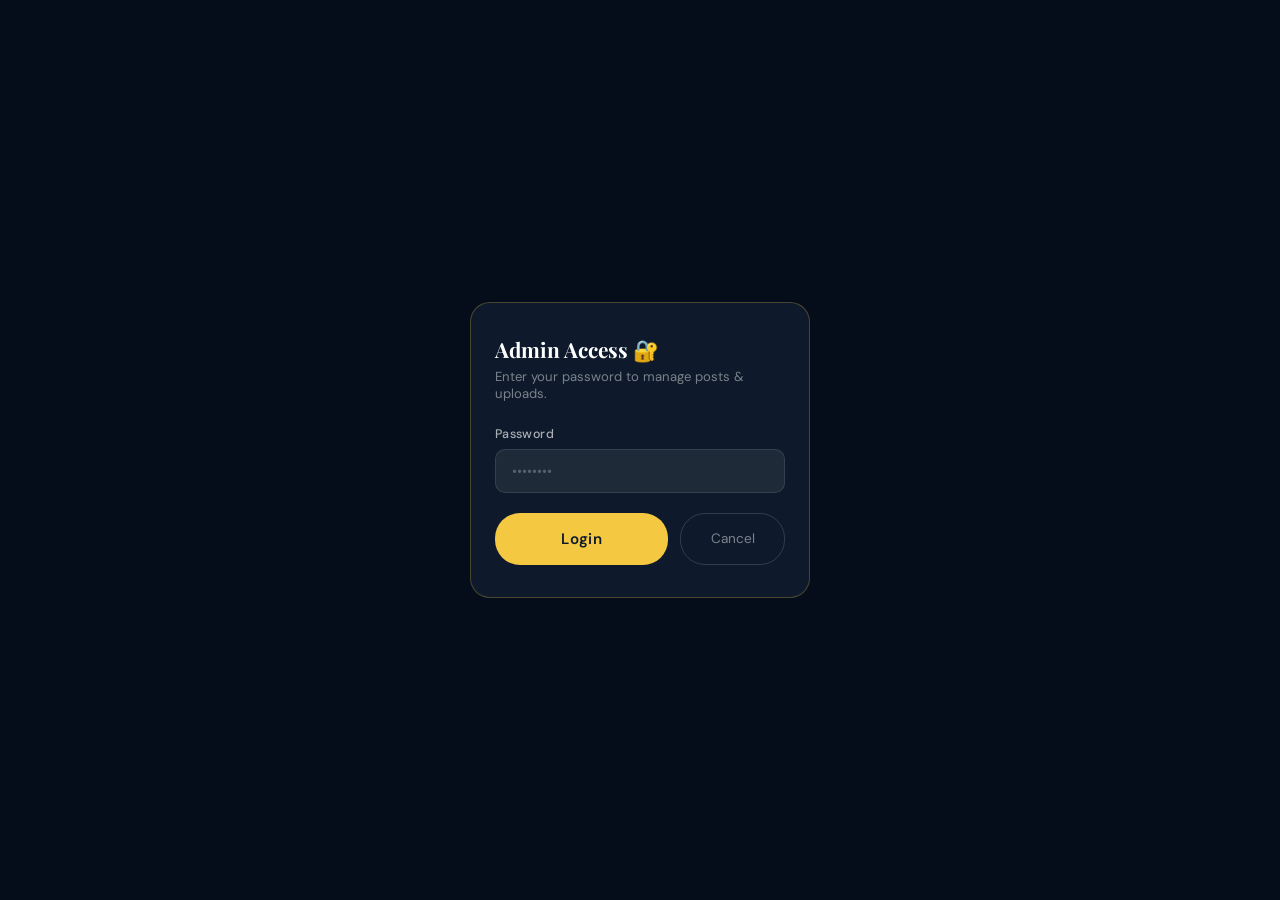
<file: Decor website/admin.html>
<!DOCTYPE html>
<html lang="en">
<head>
  <meta charset="UTF-8"/>
  <meta name="viewport" content="width=device-width, initial-scale=1.0, maximum-scale=1.0"/>
  <title>Admin · Rhandzu's Decor</title>
  <!-- No index for search engines — keep this page private -->
  <meta name="robots" content="noindex, nofollow"/>
  <link rel="icon" href="assets/Logo.jpg" type="image/jpeg"/>
  <link rel="preconnect" href="https://fonts.googleapis.com"/>
  <link href="https://fonts.googleapis.com/css2?family=Playfair+Display:ital,wght@0,400;0,700&family=DM+Sans:wght@300;400;500;600&display=swap" rel="stylesheet"/>
  <link rel="stylesheet" href="css/style.css"/>
  <style>
    body { background: var(--dark); }

    /* ─── ADMIN LAYOUT ─── */
    .admin-wrap {
      max-width: 540px; margin: 0 auto;
      padding: 1.5rem 1.2rem 4rem;
      display: none;
    }
    .admin-wrap.visible { display: block; }

    .admin-page-header {
      display: flex; align-items: center; justify-content: space-between;
      margin-bottom: 1.8rem;
    }
    .admin-page-title {
      font-family: 'Playfair Display', serif;
      color: var(--white); font-size: 1.4rem;
    }
    .admin-page-title span { color: var(--gold); }
    .logout-btn {
      background: rgba(255,255,255,0.07); border: 1px solid rgba(255,255,255,0.12);
      color: rgba(255,255,255,0.5); padding: 0.45rem 1rem;
      border-radius: 20px; font-size: 0.75rem; cursor: pointer;
      transition: all 0.2s; font-family: 'DM Sans', sans-serif;
    }
    .logout-btn:hover { color: #f87171; border-color: rgba(248,113,113,0.4); }

    /* ─── UPLOAD ZONE ─── */
    .upload-zone {
      border: 2px dashed rgba(245,200,66,0.35);
      border-radius: var(--radius); padding: 2.2rem 1rem;
      text-align: center; cursor: pointer; transition: all 0.25s;
      margin-bottom: 1.5rem; background: rgba(245,200,66,0.03);
    }
    .upload-zone:hover, .upload-zone.drag-over {
      border-color: var(--gold); background: rgba(245,200,66,0.07);
    }
    .upload-icon { font-size: 2.5rem; margin-bottom: 0.6rem; }
    .upload-zone p {
      color: rgba(255,255,255,0.5); font-size: 0.84rem; line-height: 1.7;
    }
    .upload-zone strong { color: var(--gold); }

    /* ─── PREVIEW GRID ─── */
    .preview-grid {
      display: grid; grid-template-columns: repeat(3, 1fr);
      gap: 0.5rem; margin-bottom: 1.2rem;
    }
    .preview-thumb {
      aspect-ratio: 1; border-radius: 8px; overflow: hidden;
      position: relative; background: rgba(255,255,255,0.05);
    }
    .preview-thumb img { width: 100%; height: 100%; object-fit: cover; }
    .remove-thumb {
      position: absolute; top: 4px; right: 4px;
      background: rgba(220,38,38,0.85); color: #fff; border: none;
      border-radius: 50%; width: 22px; height: 22px; cursor: pointer;
      font-size: 0.72rem;
      display: flex; align-items: center; justify-content: center;
    }

    /* ─── DIVIDER ─── */
    .divider {
      border: none; border-top: 1px solid rgba(255,255,255,0.08);
      margin: 2rem 0;
    }

    /* ─── POST MANAGER ─── */
    .manager-title {
      font-family: 'Playfair Display', serif;
      color: var(--gold); font-size: 1.1rem; margin-bottom: 1rem;
    }
    .post-item {
      background: rgba(255,255,255,0.05); border-radius: var(--radius-sm);
      padding: 0.85rem 1rem; margin-bottom: 0.75rem;
      display: flex; align-items: center; gap: 0.75rem;
      border: 1px solid rgba(255,255,255,0.06);
    }
    .post-thumb {
      width: 52px; height: 52px; border-radius: 8px;
      object-fit: cover; flex-shrink: 0;
    }
    .post-thumb-placeholder {
      width: 52px; height: 52px; border-radius: 8px;
      background: rgba(245,200,66,0.12);
      display: flex; align-items: center; justify-content: center;
      font-size: 1.5rem; flex-shrink: 0;
    }
    .post-info { flex: 1; min-width: 0; }
    .post-info-title {
      color: var(--white); font-size: 0.82rem; font-weight: 500;
      white-space: nowrap; overflow: hidden; text-overflow: ellipsis;
    }
    .post-info-meta { color: rgba(255,255,255,0.4); font-size: 0.72rem; margin-top: 3px; }
    .delete-btn {
      background: rgba(220,38,38,0.15); color: #f87171; border: none;
      padding: 0.45rem 0.85rem; border-radius: 8px; font-size: 0.74rem;
      cursor: pointer; transition: all 0.2s; white-space: nowrap;
      font-family: 'DM Sans', sans-serif;
    }
    .delete-btn:hover { background: rgba(220,38,38,0.35); }

    /* ─── BACK LINK ─── */
    .back-link {
      display: inline-flex; align-items: center; gap: 0.4rem;
      color: rgba(255,255,255,0.4); font-size: 0.78rem;
      text-decoration: none; margin-bottom: 1.5rem;
      transition: color 0.2s;
    }
    .back-link:hover { color: var(--gold); }

    @keyframes shimmer {
      0%   { background-position: 200% 0; }
      100% { background-position: -200% 0; }
    }
  </style>
</head>
<body>

  <!-- ─── LOGIN OVERLAY ─── -->
  <div class="modal-overlay" id="loginOverlay">
    <div class="modal-box">
      <h2>Admin Access 🔐</h2>
      <p>Enter your password to manage posts &amp; uploads.</p>
      <div class="form-group">
        <label class="form-label">Password</label>
        <input
          type="password" class="form-input" id="loginPassword"
          placeholder="••••••••"
          onkeydown="if(event.key==='Enter') attemptLogin()"
          autocomplete="current-password"
        />
      </div>
      <div class="modal-actions">
        <button class="submit-btn" style="flex:1" onclick="attemptLogin()">Login</button>
        <a href="index.html" class="cancel-btn" style="display:flex;align-items:center;justify-content:center;text-decoration:none">Cancel</a>
      </div>
      <p class="modal-error" id="loginError">❌ Incorrect password. Try again.</p>
    </div>
  </div>

  <!-- ─── ADMIN PANEL ─── -->
  <div class="admin-wrap" id="adminPanel">

    <!-- Header -->
    <div class="admin-page-header">
      <div class="admin-page-title">Studio <span>Admin</span></div>
      <button class="logout-btn" onclick="logout()">← Back to Site</button>
    </div>

    <a href="index.html" class="back-link">← View live site</a>

    <!-- Upload Zone -->
    <div
      class="upload-zone" id="uploadZone"
      onclick="triggerFileInput()"
      ondragover="handleDragOver(event)"
      ondrop="handleDrop(event)"
      ondragleave="handleDragLeave()"
    >
      <div class="upload-icon">📷</div>
      <p>
        <strong>Tap to choose photos</strong><br/>
        or drag &amp; drop here<br/>
        <span style="font-size:0.74rem;opacity:0.5">JPG · PNG · WEBP · Multiple allowed</span>
      </p>
    </div>
    <input
      type="file" id="fileInput" accept="image/*" multiple
      onchange="onFileChange(this)" style="display:none"
    />

    <!-- Preview -->
    <div class="preview-grid" id="previewGrid"></div>

    <!-- Form -->
    <div class="form-group">
      <label class="form-label">Event Category *</label>
      <select class="form-select" id="postCategory">
        <option value="">Select category…</option>
        <option>Wedding</option>
        <option>Kiddies Party</option>
        <option>Baby Shower</option>
        <option>Party</option>
        <option>Other</option>
      </select>
    </div>

    <div class="form-group">
      <label class="form-label">Post Title</label>
      <input
        type="text" class="form-input" id="postTitle"
        placeholder="e.g. Beige Themed Wedding · Hatfield"
      />
    </div>

    <div class="form-group">
      <label class="form-label">Description <span style="opacity:0.4">(optional)</span></label>
      <textarea
        class="form-textarea" id="postDesc"
        placeholder="Tell clients what's included — backdrop, balloon arch, jumping castle, catering…"
      ></textarea>
    </div>

    <button class="submit-btn" id="submitBtn" onclick="submitPost()">
      ✦ Publish Post
    </button>

    <hr class="divider"/>

    <!-- Post Manager -->
    <div class="manager-title">📋 Manage Posts</div>
    <div id="adminPostList"></div>

  </div>

  <!-- ─── TOAST ─── -->
  <div class="toast" id="toast"></div>

  <script src="js/admin.js"></script>
</body>
</html>
</file>
<file: Decor website/css/style.css>
/* ─── RESET ─── */
*, *::before, *::after { margin: 0; padding: 0; box-sizing: border-box; }

/* ─── TOKENS ─── */
:root {
  --gold: #F5C842;
  --gold-dark: #C89A10;
  --gold-light: rgba(245,200,66,0.15);
  --blue: #1B4A8A;
  --blue-light: #2D6CC8;
  --cream: #FDF8F0;
  --dark: #0E1A2B;
  --darker: #060d1a;
  --text: #1A2033;
  --muted: #6B7280;
  --white: #fff;
  --border: #E8E0D0;
  --card-bg: #fff;
  --radius: 16px;
  --radius-sm: 10px;
  --shadow: 0 2px 20px rgba(14,26,43,0.10);
}

html { scroll-behavior: smooth; }
body {
  font-family: 'DM Sans', sans-serif;
  background: var(--cream);
  color: var(--text);
  overflow-x: hidden;
  -webkit-font-smoothing: antialiased;
}

/* ─── HEADER ─── */
.site-header {
  position: sticky; top: 0; z-index: 100;
  background: rgba(11,22,44,0.96);
  backdrop-filter: blur(14px);
  display: flex; align-items: center; justify-content: space-between;
  padding: 0.75rem 1.2rem;
  border-bottom: 1.5px solid rgba(245,200,66,0.25);
}
.header-brand { display: flex; align-items: center; gap: 0.65rem; }
.header-logo {
  width: 44px; height: 44px; border-radius: 50%;
  border: 2px solid var(--gold); object-fit: cover;
  cursor: pointer;
  transition: transform 0.15s ease;
  user-select: none;
}
.header-logo:active { transform: scale(0.88); }
.brand-name {
  font-family: 'Playfair Display', serif;
  font-size: 1rem; color: var(--white); line-height: 1.1;
}
.brand-sub { font-size: 0.68rem; color: var(--gold); letter-spacing: 0.08em; text-transform: uppercase; }
.header-nav { display: flex; gap: 0.5rem; align-items: center; }
.nav-btn {
  background: none; border: 1.5px solid rgba(245,200,66,0.4);
  color: var(--gold); padding: 0.4rem 0.9rem; border-radius: 20px;
  font-family: 'DM Sans', sans-serif; font-size: 0.75rem; font-weight: 500;
  cursor: pointer; transition: all 0.2s; letter-spacing: 0.03em;
  text-decoration: none; display: inline-block;
}
.nav-btn:hover, .nav-btn.active { background: var(--gold); color: var(--dark); }

/* ─── HERO ─── */
.hero {
  min-height: 92vh;
  background: linear-gradient(160deg, #0a1628 0%, #1B4A8A 60%, #0e1a2b 100%);
  display: flex; flex-direction: column; align-items: center; justify-content: center;
  text-align: center; padding: 2rem 1.2rem;
  position: relative; overflow: hidden;
}
.hero-pattern {
  position: absolute; inset: 0; opacity: 0.06;
  background-image:
    radial-gradient(circle at 25% 25%, var(--gold) 1px, transparent 1px),
    radial-gradient(circle at 75% 75%, var(--gold) 1px, transparent 1px);
  background-size: 40px 40px;
}
.hero-badge {
  background: rgba(245,200,66,0.12); border: 1px solid rgba(245,200,66,0.35);
  color: var(--gold); padding: 0.35rem 1rem; border-radius: 20px;
  font-size: 0.72rem; letter-spacing: 0.1em; text-transform: uppercase;
  margin-bottom: 1.2rem; font-weight: 500;
}
.hero h1 {
  font-family: 'Playfair Display', serif;
  font-size: clamp(2rem, 7vw, 3.2rem);
  color: var(--white); line-height: 1.15; margin-bottom: 0.5rem;
}
.hero h1 em { color: var(--gold); font-style: normal; }
.hero p {
  color: rgba(255,255,255,0.68); font-size: clamp(0.88rem, 3vw, 1.05rem);
  max-width: 400px; margin: 0 auto 1.8rem;
}
.hero-cta { display: flex; gap: 0.75rem; flex-wrap: wrap; justify-content: center; }
.hero-scroll {
  position: absolute; bottom: 1.5rem; left: 50%; transform: translateX(-50%);
  color: rgba(255,255,255,0.35); font-size: 0.72rem; letter-spacing: 0.1em;
  display: flex; flex-direction: column; align-items: center; gap: 0.4rem;
}
.scroll-dot {
  width: 4px; height: 4px; background: var(--gold); border-radius: 50%;
  animation: scrollBounce 1.5s ease-in-out infinite;
}
@keyframes scrollBounce { 0%,100%{transform:translateY(0);} 50%{transform:translateY(6px);} }

/* ─── BUTTONS ─── */
.btn-primary {
  background: var(--gold); color: var(--dark);
  padding: 0.8rem 1.8rem; border-radius: 25px; border: none;
  font-family: 'DM Sans', sans-serif; font-size: 0.9rem; font-weight: 600;
  cursor: pointer; transition: all 0.25s; letter-spacing: 0.02em;
  text-decoration: none; display: inline-block;
}
.btn-primary:hover { background: var(--gold-dark); transform: translateY(-2px); }
.btn-outline {
  background: none; color: var(--white);
  padding: 0.8rem 1.8rem; border-radius: 25px;
  border: 1.5px solid rgba(255,255,255,0.35);
  font-family: 'DM Sans', sans-serif; font-size: 0.9rem; font-weight: 500;
  cursor: pointer; transition: all 0.25s; text-decoration: none; display: inline-block;
}
.btn-outline:hover { border-color: var(--gold); color: var(--gold); }

/* ─── SECTIONS ─── */
.section { padding: 2.5rem 1.2rem; }
.section-label {
  font-size: 0.7rem; letter-spacing: 0.15em; text-transform: uppercase;
  color: var(--gold-dark); font-weight: 600; margin-bottom: 0.5rem;
}
.section-title {
  font-family: 'Playfair Display', serif;
  font-size: clamp(1.5rem, 5vw, 2.2rem);
  color: var(--dark); line-height: 1.2; margin-bottom: 0.4rem;
}
.section-sub { color: var(--muted); font-size: 0.88rem; margin-bottom: 1.8rem; }

/* ─── FILTER CHIPS ─── */
.service-chips {
  display: flex; gap: 0.6rem; flex-wrap: wrap; margin-bottom: 1.8rem;
  overflow-x: auto; padding-bottom: 0.3rem;
  scrollbar-width: none;
}
.service-chips::-webkit-scrollbar { display: none; }
.chip {
  padding: 0.5rem 1rem; border-radius: 20px; white-space: nowrap;
  font-size: 0.78rem; font-weight: 500; cursor: pointer; transition: all 0.2s;
  border: 1.5px solid var(--border); background: var(--white); color: var(--muted);
  flex-shrink: 0;
}
.chip.active { background: var(--blue); color: var(--white); border-color: var(--blue); }
.chip:hover:not(.active) { border-color: var(--blue-light); color: var(--blue); }

/* ─── FEED CARDS ─── */
.feed { display: flex; flex-direction: column; gap: 1.5rem; }
.feed-card {
  background: var(--card-bg); border-radius: var(--radius);
  border: 1px solid var(--border); overflow: hidden;
  box-shadow: var(--shadow);
  animation: fadeUp 0.4s ease both;
}
@keyframes fadeUp { from{opacity:0;transform:translateY(20px);} to{opacity:1;transform:translateY(0);} }

.feed-card-header {
  display: flex; align-items: center; gap: 0.75rem;
  padding: 0.85rem 1rem; border-bottom: 1px solid var(--border);
}
.feed-avatar {
  width: 38px; height: 38px; border-radius: 50%;
  background: linear-gradient(135deg, var(--blue), var(--gold));
  display: flex; align-items: center; justify-content: center;
  font-family: 'Playfair Display', serif; font-size: 0.85rem; color: var(--white);
  flex-shrink: 0;
}
.feed-meta { flex: 1; }
.feed-handle { font-size: 0.82rem; font-weight: 600; color: var(--dark); }
.feed-date { font-size: 0.72rem; color: var(--muted); }
.feed-badge {
  background: rgba(27,74,138,0.1); color: var(--blue);
  padding: 0.25rem 0.7rem; border-radius: 12px; font-size: 0.7rem; font-weight: 600;
}
.feed-badge.gold { background: var(--gold-light); color: var(--gold-dark); }

.feed-images { position: relative; background: #f0e8d8; }
.feed-images img {
  width: 100%; display: block; object-fit: cover;
  max-height: 400px; background: #e8e0d0;
}
.feed-img-count {
  position: absolute; bottom: 0.75rem; right: 0.75rem;
  background: rgba(14,26,43,0.75); color: var(--white);
  padding: 0.3rem 0.7rem; border-radius: 12px; font-size: 0.72rem; font-weight: 500;
  backdrop-filter: blur(4px);
}
.feed-multi { display: grid; grid-template-columns: 1fr 1fr; gap: 2px; }
.feed-multi img { height: 170px; object-fit: cover; width: 100%; max-height: none; }
.feed-multi img:first-child:nth-last-child(odd) { grid-column: 1/-1; height: 210px; }

.feed-placeholder {
  height: 170px; display: flex; align-items: center; justify-content: center;
  background: linear-gradient(135deg, #f0e8d8, #e8dcc8); font-size: 3.5rem;
}

.feed-body { padding: 1rem; }
.feed-title {
  font-family: 'Playfair Display', serif; font-size: 1.05rem;
  color: var(--dark); margin-bottom: 0.3rem;
}
.feed-desc { font-size: 0.83rem; color: var(--muted); line-height: 1.65; }

.feed-actions {
  display: flex; gap: 0.5rem; padding: 0.75rem 1rem;
  border-top: 1px solid var(--border);
}
.action-btn {
  flex: 1; padding: 0.6rem 0.5rem; border-radius: var(--radius-sm); border: none;
  font-family: 'DM Sans', sans-serif; font-size: 0.78rem; font-weight: 600;
  cursor: pointer; transition: all 0.2s; letter-spacing: 0.01em;
}
.action-btn.whatsapp { background: #25D366; color: #fff; }
.action-btn.whatsapp:hover { background: #1da851; }
.action-btn.call { background: rgba(27,74,138,0.1); color: var(--blue); }
.action-btn.call:hover { background: rgba(27,74,138,0.2); }

/* ─── EMPTY STATE ─── */
.empty-state {
  text-align: center; padding: 3.5rem 1.5rem;
  color: var(--muted); display: none;
}
.empty-state.visible { display: block; }
.empty-icon { font-size: 3rem; margin-bottom: 1rem; opacity: 0.4; }
.empty-state p { font-size: 0.9rem; line-height: 1.7; }

/* ─── CONTACT SECTION ─── */
.contact-section {
  background: var(--dark); padding: 2.5rem 1.2rem; margin-top: 1rem;
}
.contact-section .section-label { color: rgba(245,200,66,0.6); }
.contact-section .section-title { color: var(--white); }
.contact-section .section-title em { color: var(--gold); font-style: normal; }
.contact-section .section-sub { color: rgba(255,255,255,0.45); }

.contact-grid { display: grid; gap: 0.85rem; margin-top: 1.5rem; }
.contact-item {
  background: rgba(255,255,255,0.05); border-radius: var(--radius);
  padding: 1.1rem 1.2rem; border: 1px solid rgba(245,200,66,0.12);
  display: flex; align-items: flex-start; gap: 1rem;
}
.contact-icon { font-size: 1.4rem; flex-shrink: 0; margin-top: 0.1rem; }
.contact-label {
  color: rgba(255,255,255,0.45); font-size: 0.7rem;
  text-transform: uppercase; letter-spacing: 0.1em; margin-bottom: 0.3rem;
}
.contact-value { color: var(--white); font-size: 0.9rem; font-weight: 500; }
.contact-value a { color: var(--gold); text-decoration: none; }

.social-row { display: flex; gap: 0.75rem; margin-top: 1.5rem; flex-wrap: wrap; }
.social-btn {
  flex: 1; min-width: 110px; padding: 0.8rem;
  border-radius: var(--radius-sm); border: none;
  display: flex; align-items: center; justify-content: center; gap: 0.5rem;
  font-family: 'DM Sans', sans-serif; font-size: 0.82rem; font-weight: 600;
  cursor: pointer; transition: all 0.2s; text-decoration: none;
}
.social-btn.fb { background: #1877F2; color: #fff; }
.social-btn.fb:hover { background: #1565d8; }
.social-btn.wa { background: #25D366; color: #fff; }
.social-btn.wa:hover { background: #1da851; }
.social-btn.tt { background: #111; color: #fff; border: 1px solid rgba(255,255,255,0.15); }
.social-btn.tt:hover { background: #222; }

/* ─── FOOTER ─── */
.site-footer {
  background: var(--darker); padding: 1.2rem;
  text-align: center; color: rgba(255,255,255,0.3); font-size: 0.72rem;
  border-top: 1px solid rgba(245,200,66,0.12);
}
.site-footer span { color: var(--gold-dark); }

/* ─── TOAST ─── */
.toast {
  position: fixed; bottom: 1.5rem; left: 50%;
  transform: translateX(-50%) translateY(100px);
  background: var(--dark); color: var(--white);
  padding: 0.8rem 1.5rem; border-radius: 25px; font-size: 0.85rem;
  border: 1px solid rgba(245,200,66,0.35);
  transition: transform 0.35s cubic-bezier(0.34,1.56,0.64,1);
  z-index: 9999; white-space: nowrap; pointer-events: none;
}
.toast.show { transform: translateX(-50%) translateY(0); }
.toast.success { border-color: rgba(37,211,102,0.5); }
.toast.error { border-color: rgba(239,68,68,0.5); }

/* ─── LOGIN MODAL ─── */
.modal-overlay {
  display: none; position: fixed; inset: 0;
  background: rgba(6,13,26,0.92); z-index: 200;
  align-items: center; justify-content: center; padding: 1.5rem;
}
.modal-overlay.visible { display: flex; }
.modal-box {
  background: var(--dark); border-radius: 20px;
  border: 1px solid rgba(245,200,66,0.25);
  padding: 2rem 1.5rem; width: 100%; max-width: 340px;
}
.modal-box h2 {
  font-family: 'Playfair Display', serif; color: var(--white);
  margin-bottom: 0.3rem; font-size: 1.3rem;
}
.modal-box p { color: rgba(255,255,255,0.45); font-size: 0.82rem; margin-bottom: 1.5rem; }
.modal-actions { display: flex; gap: 0.75rem; margin-top: 1.2rem; }
.modal-error { color: #f87171; font-size: 0.78rem; margin-top: 0.75rem; display: none; }

/* ─── LOADING ─── */
.spinner {
  display: inline-block; width: 18px; height: 18px;
  border: 2px solid rgba(255,255,255,0.3);
  border-top-color: var(--white); border-radius: 50%;
  animation: spin 0.7s linear infinite;
}
@keyframes spin { to { transform: rotate(360deg); } }

/* ─── SHARED FORM ELEMENTS ─── */
.form-group { margin-bottom: 1.2rem; }
.form-label {
  display: block; color: rgba(255,255,255,0.65); font-size: 0.78rem;
  font-weight: 500; margin-bottom: 0.45rem; letter-spacing: 0.03em;
}
.form-input, .form-select, .form-textarea {
  width: 100%; padding: 0.75rem 1rem; border-radius: var(--radius-sm);
  background: rgba(255,255,255,0.07); border: 1.5px solid rgba(255,255,255,0.1);
  color: var(--white); font-family: 'DM Sans', sans-serif; font-size: 0.88rem;
  transition: border-color 0.2s; outline: none;
}
.form-input:focus, .form-select:focus, .form-textarea:focus {
  border-color: var(--gold);
}
.form-input::placeholder, .form-textarea::placeholder { color: rgba(255,255,255,0.25); }
.form-select option { background: var(--dark); color: var(--white); }
.form-textarea { min-height: 90px; resize: vertical; }

.submit-btn {
  width: 100%; padding: 1rem; border-radius: 25px; border: none;
  background: var(--gold); color: var(--dark);
  font-family: 'DM Sans', sans-serif; font-size: 0.95rem; font-weight: 600;
  cursor: pointer; transition: all 0.25s; letter-spacing: 0.02em;
  display: flex; align-items: center; justify-content: center; gap: 0.5rem;
}
.submit-btn:hover:not(:disabled) { background: var(--gold-dark); }
.submit-btn:disabled { opacity: 0.5; cursor: not-allowed; }

.cancel-btn {
  flex: 0.5; padding: 1rem; border-radius: 25px;
  border: 1.5px solid rgba(255,255,255,0.15);
  background: none; color: rgba(255,255,255,0.45);
  cursor: pointer; font-size: 0.85rem; transition: all 0.2s;
}
.cancel-btn:hover { border-color: rgba(255,255,255,0.3); color: rgba(255,255,255,0.7); }

/* ─── RESPONSIVE ─── */
@media (min-width: 600px) {
  .feed { max-width: 540px; margin: 0 auto; }
  .contact-grid { grid-template-columns: 1fr 1fr; }
  .section { padding: 3rem 2rem; }
  .hero { min-height: 88vh; }
}
@media (min-width: 900px) {
  .feed { max-width: 600px; }
}
</file>
<file: css/style.css>
/* ─── RESET ─── */
*, *::before, *::after { margin: 0; padding: 0; box-sizing: border-box; }

/* ─── DESIGN TOKENS ─── */
:root {
  --gold:        #F5C518;
  --gold-dim:    rgba(245,197,24,0.18);
  --gold-dark:   #B8900E;
  --blue:        #1B4A8A;
  --ink:         #0D0D0D;
  --ink-soft:    #1A1A2E;
  --white:       #FFFFFF;
  --off-white:   #F9F7F4;
  --stone:       #EAE6DF;
  --muted:       #8A8A8A;
  --border:      #E4E0D8;
  --radius:      14px;
  --radius-sm:   8px;
  --shadow-sm:   0 1px 4px rgba(0,0,0,0.06);
  --shadow-md:   0 4px 24px rgba(0,0,0,0.09);
  --font-serif:  'Cormorant Garamond', 'Playfair Display', Georgia, serif;
  --font-sans:   'DM Sans', 'Inter', system-ui, sans-serif;
  --transition:  all 0.22s ease;
}

html { scroll-behavior: smooth; }

body {
  font-family: var(--font-sans);
  background: var(--off-white);
  color: var(--ink);
  overflow-x: hidden;
  -webkit-font-smoothing: antialiased;
}

/* ══════════════════════════════════════
   HEADER — minimal, transparent over hero
══════════════════════════════════════ */
.site-header {
  position: fixed; top: 0; left: 0; right: 0; z-index: 100;
  display: flex; align-items: center; justify-content: space-between;
  padding: 1rem 1.4rem;
  transition: background 0.35s ease, border-color 0.35s ease,
              backdrop-filter 0.35s ease;
  border-bottom: 1px solid transparent;
}
/* Scrolled state — added via JS */
.site-header.scrolled {
  background: rgba(253,252,250,0.96);
  border-bottom-color: var(--border);
  backdrop-filter: blur(16px);
}
.site-header.scrolled .brand-name { color: var(--ink); }
.site-header.scrolled .brand-sub  { color: var(--muted); }
.site-header.scrolled .nav-btn    { color: var(--ink); border-color: var(--border); }
.site-header.scrolled .nav-btn:hover { background: var(--ink); color: var(--white); border-color: var(--ink); }

.header-brand { display: flex; align-items: center; gap: 0.7rem; }
.header-logo {
  width: 40px; height: 40px; border-radius: 50%;
  object-fit: cover; cursor: pointer;
  border: 1.5px solid rgba(255,255,255,0.6);
  transition: var(--transition);
  user-select: none; -webkit-user-drag: none;
  flex-shrink: 0;
}
.site-header.scrolled .header-logo { border-color: var(--border); }
.header-logo:active { transform: scale(0.88); }

.brand-name {
  font-family: var(--font-serif);
  font-size: 1.05rem; font-weight: 600;
  color: var(--white); line-height: 1.1;
  transition: color 0.35s;
}
.brand-sub {
  font-size: 0.62rem; color: rgba(255,255,255,0.65);
  letter-spacing: 0.12em; text-transform: uppercase;
  transition: color 0.35s;
}

.header-nav { display: flex; gap: 0.5rem; }
.nav-btn {
  background: none;
  border: 1px solid rgba(255,255,255,0.45);
  color: var(--white); padding: 0.4rem 1rem; border-radius: 20px;
  font-family: var(--font-sans); font-size: 0.73rem; font-weight: 500;
  cursor: pointer; transition: var(--transition); letter-spacing: 0.04em;
  text-decoration: none; display: inline-block;
}
.nav-btn:hover {
  background: var(--white); color: var(--ink); border-color: var(--white);
}

/* ══════════════════════════════════════
   HERO — logo as full background
══════════════════════════════════════ */
.hero {
  min-height: 100svh;
  position: relative;
  display: flex; flex-direction: column;
  align-items: center; justify-content: center;
  text-align: center;
  padding: 6rem 1.5rem 4rem;
  overflow: hidden;
}

/* Logo as background */
.hero-bg {
  position: absolute; inset: 0;
  background-image: url('../assets/Logo.jpg');
  background-size: cover;
  background-position: center;
  background-repeat: no-repeat;
  transform: scale(1.04);
  transition: transform 8s ease;
}
.hero-bg.loaded { transform: scale(1); }

/* Dark gradient overlay so text is readable */
.hero-overlay {
  position: absolute; inset: 0;
  background: linear-gradient(
    180deg,
    rgba(10,10,20,0.55) 0%,
    rgba(10,10,20,0.70) 50%,
    rgba(10,10,20,0.85) 100%
  );
}

/* Everything above the overlays */
.hero-content {
  position: relative; z-index: 2;
  display: flex; flex-direction: column;
  align-items: center; gap: 0;
}

.hero-eyebrow {
  font-size: 0.68rem; letter-spacing: 0.22em; text-transform: uppercase;
  color: var(--gold); font-weight: 500;
  margin-bottom: 1.1rem;
  display: flex; align-items: center; gap: 0.6rem;
}
.hero-eyebrow::before,
.hero-eyebrow::after {
  content: ''; display: block;
  width: 28px; height: 1px; background: var(--gold); opacity: 0.7;
}

.hero h1 {
  font-family: var(--font-serif);
  font-size: clamp(2.4rem, 9vw, 4.8rem);
  font-weight: 400; color: var(--white);
  line-height: 1.08; margin-bottom: 1.1rem;
  letter-spacing: -0.01em;
}
.hero h1 em {
  color: var(--gold); font-style: italic;
}

.hero-sub {
  color: rgba(255,255,255,0.62);
  font-size: clamp(0.85rem, 2.5vw, 1rem);
  max-width: 340px; line-height: 1.75;
  margin-bottom: 2rem;
}

.hero-cta {
  display: flex; gap: 0.75rem; flex-wrap: wrap; justify-content: center;
}

.hero-divider {
  position: absolute; bottom: 0; left: 0; right: 0; z-index: 2;
  height: 60px; overflow: hidden;
}
.hero-divider svg { display: block; width: 100%; height: 100%; }

/* ══════════════════════════════════════
   BUTTONS
══════════════════════════════════════ */
.btn-primary {
  background: var(--gold); color: var(--ink);
  padding: 0.85rem 2rem; border-radius: 25px; border: none;
  font-family: var(--font-sans); font-size: 0.88rem; font-weight: 600;
  cursor: pointer; transition: var(--transition); letter-spacing: 0.03em;
  text-decoration: none; display: inline-block;
}
.btn-primary:hover { background: var(--gold-dark); transform: translateY(-2px); }

.btn-ghost {
  background: none; color: var(--white);
  padding: 0.85rem 2rem; border-radius: 25px;
  border: 1.5px solid rgba(255,255,255,0.4);
  font-family: var(--font-sans); font-size: 0.88rem; font-weight: 500;
  cursor: pointer; transition: var(--transition);
  text-decoration: none; display: inline-block;
}
.btn-ghost:hover { border-color: var(--gold); color: var(--gold); }

/* ══════════════════════════════════════
   SERVICES STRIP
══════════════════════════════════════ */
.services-strip {
  display: flex; gap: 0; overflow-x: auto;
  border-bottom: 1px solid var(--border);
  scrollbar-width: none; padding: 0 1.4rem;
  background: var(--white);
}
.services-strip::-webkit-scrollbar { display: none; }
.strip-item {
  flex-shrink: 0; padding: 1rem 1.2rem;
  display: flex; flex-direction: column; align-items: center; gap: 0.3rem;
  border-right: 1px solid var(--border); cursor: pointer;
  transition: var(--transition); min-width: 90px;
}
.strip-item:last-child { border-right: none; }
.strip-item:hover, .strip-item.active { background: var(--gold-dim); }
.strip-icon { font-size: 1.3rem; line-height: 1; }
.strip-label {
  font-size: 0.65rem; letter-spacing: 0.06em; text-transform: uppercase;
  font-weight: 600; color: var(--muted); white-space: nowrap;
}
.strip-item.active .strip-label { color: var(--gold-dark); }

/* ══════════════════════════════════════
   SECTION SHELL
══════════════════════════════════════ */
.section { padding: 2.8rem 1.4rem; }
.section-inner { max-width: 580px; margin: 0 auto; }

.section-eyebrow {
  font-size: 0.65rem; letter-spacing: 0.2em; text-transform: uppercase;
  color: var(--gold-dark); font-weight: 600; margin-bottom: 0.5rem;
}
.section-title {
  font-family: var(--font-serif);
  font-size: clamp(1.6rem, 5vw, 2.4rem);
  font-weight: 400; color: var(--ink);
  line-height: 1.15; margin-bottom: 0.4rem;
}
.section-sub { color: var(--muted); font-size: 0.85rem; margin-bottom: 2rem; line-height: 1.6; }

/* ══════════════════════════════════════
   FEED
══════════════════════════════════════ */
.feed { display: flex; flex-direction: column; gap: 1px; }

.feed-card {
  background: var(--white);
  border-bottom: 1px solid var(--border);
  animation: fadeUp 0.38s ease both;
  overflow: hidden;
}
.feed-card:first-child { border-top: 1px solid var(--border); }
@keyframes fadeUp {
  from { opacity: 0; transform: translateY(14px); }
  to   { opacity: 1; transform: translateY(0); }
}

.feed-card-header {
  display: flex; align-items: center; gap: 0.75rem;
  padding: 0.9rem 1.2rem;
}
.feed-avatar {
  width: 36px; height: 36px; border-radius: 50%; flex-shrink: 0;
  background: linear-gradient(135deg, var(--blue) 0%, var(--gold) 100%);
  display: flex; align-items: center; justify-content: center;
  font-family: var(--font-serif); font-size: 0.82rem;
  color: var(--white); font-weight: 600;
}
.feed-meta { flex: 1; min-width: 0; }
.feed-handle { font-size: 0.82rem; font-weight: 600; color: var(--ink); }
.feed-date   { font-size: 0.7rem;  color: var(--muted); margin-top: 1px; }
.feed-badge  {
  font-size: 0.66rem; font-weight: 600; letter-spacing: 0.04em;
  padding: 0.25rem 0.65rem; border-radius: 20px;
  background: var(--stone); color: var(--muted); white-space: nowrap;
}
.feed-badge.wedding   { background: rgba(245,197,24,0.14); color: var(--gold-dark); }
.feed-badge.kiddies   { background: rgba(37,211,102,0.12); color: #1a7a40; }
.feed-badge.babyshower{ background: rgba(147,197,253,0.25); color: #1e4fa0; }

/* Images */
.feed-images { position: relative; background: var(--stone); line-height: 0; }
.feed-images img {
  width: 100%; display: block; object-fit: cover;
  max-height: 420px;
}
.feed-multi { display: grid; grid-template-columns: 1fr 1fr; gap: 1px; }
.feed-multi img { height: 180px; object-fit: cover; width: 100%; max-height: none; }
.feed-multi img:first-child:nth-last-child(odd) { grid-column: 1/-1; height: 220px; }

.feed-img-count {
  position: absolute; bottom: 0.7rem; right: 0.7rem;
  background: rgba(10,10,20,0.72); color: var(--white);
  padding: 0.28rem 0.65rem; border-radius: 20px;
  font-size: 0.7rem; font-weight: 500; backdrop-filter: blur(6px);
}
.feed-placeholder {
  height: 180px; display: flex; align-items: center; justify-content: center;
  font-size: 3rem; background: var(--stone);
}

/* Body */
.feed-body { padding: 0.9rem 1.2rem 0.5rem; }
.feed-title {
  font-family: var(--font-serif); font-size: 1.08rem; font-weight: 600;
  color: var(--ink); margin-bottom: 0.3rem; line-height: 1.3;
}
.feed-desc { font-size: 0.82rem; color: var(--muted); line-height: 1.7; }

/* Actions */
.feed-actions {
  display: flex; gap: 0; padding: 0;
  border-top: 1px solid var(--border);
}
.action-btn {
  flex: 1; padding: 0.75rem 0.5rem;
  border: none; border-right: 1px solid var(--border);
  font-family: var(--font-sans); font-size: 0.78rem; font-weight: 600;
  cursor: pointer; transition: var(--transition);
  background: none; color: var(--muted);
  display: flex; align-items: center; justify-content: center; gap: 0.35rem;
}
.action-btn:last-child { border-right: none; }
.action-btn.whatsapp { color: #16a34a; }
.action-btn.whatsapp:hover { background: rgba(37,211,102,0.08); }
.action-btn.call { color: var(--blue); }
.action-btn.call:hover { background: rgba(27,74,138,0.07); }

/* ══════════════════════════════════════
   EMPTY STATE
══════════════════════════════════════ */
.empty-state {
  text-align: center; padding: 4rem 1.5rem;
  color: var(--muted); display: none;
}
.empty-state.visible { display: block; }
.empty-icon { font-size: 2.5rem; margin-bottom: 0.8rem; opacity: 0.35; }
.empty-state p { font-size: 0.88rem; line-height: 1.75; }

/* ══════════════════════════════════════
   CONTACT
══════════════════════════════════════ */
.contact-section {
  background: var(--ink-soft);
  padding: 3rem 1.4rem;
}
.contact-section .section-eyebrow { color: rgba(245,197,24,0.55); }
.contact-section .section-title   { color: var(--white); }
.contact-section .section-title em{ color: var(--gold); font-style: italic; }
.contact-section .section-sub     { color: rgba(255,255,255,0.4); }

.contact-list { display: flex; flex-direction: column; gap: 0; margin-top: 1.5rem; }
.contact-row {
  display: flex; align-items: center; gap: 1rem;
  padding: 1rem 0; border-bottom: 1px solid rgba(255,255,255,0.07);
}
.contact-row:last-child { border-bottom: none; }
.c-icon { font-size: 1.1rem; width: 28px; text-align: center; flex-shrink: 0; opacity: 0.8; }
.c-label { font-size: 0.65rem; letter-spacing: 0.12em; text-transform: uppercase; color: rgba(255,255,255,0.38); margin-bottom: 0.15rem; }
.c-value { font-size: 0.9rem; color: var(--white); font-weight: 500; }
.c-value a { color: var(--gold); text-decoration: none; }
.c-value a:hover { text-decoration: underline; }

.social-row {
  display: flex; gap: 0.6rem; margin-top: 2rem; flex-wrap: wrap;
}
.social-btn {
  flex: 1; min-width: 100px; padding: 0.75rem 0.5rem;
  border-radius: var(--radius-sm); border: none;
  display: flex; align-items: center; justify-content: center; gap: 0.4rem;
  font-family: var(--font-sans); font-size: 0.78rem; font-weight: 600;
  cursor: pointer; transition: var(--transition); text-decoration: none;
}
.social-btn.fb { background: #1877F2; color: #fff; }
.social-btn.wa { background: #25D366; color: #fff; }
.social-btn.tt { background: rgba(255,255,255,0.07); color: var(--white); border: 1px solid rgba(255,255,255,0.12); }
.social-btn:hover { opacity: 0.88; transform: translateY(-1px); }

/* ══════════════════════════════════════
   FOOTER
══════════════════════════════════════ */
.site-footer {
  background: #070d18; padding: 1.4rem 1.4rem;
  text-align: center; color: rgba(255,255,255,0.22);
  font-size: 0.7rem; letter-spacing: 0.04em;
  border-top: 1px solid rgba(255,255,255,0.05);
}
.site-footer b { color: rgba(255,255,255,0.45); font-weight: 500; }

/* ══════════════════════════════════════
   TOAST
══════════════════════════════════════ */
.toast {
  position: fixed; bottom: 1.5rem; left: 50%;
  transform: translateX(-50%) translateY(100px);
  background: var(--ink); color: var(--white);
  padding: 0.75rem 1.4rem; border-radius: 25px; font-size: 0.83rem;
  border: 1px solid rgba(245,197,24,0.3);
  transition: transform 0.32s cubic-bezier(0.34,1.56,0.64,1);
  z-index: 9999; white-space: nowrap; pointer-events: none;
  box-shadow: 0 8px 30px rgba(0,0,0,0.25);
}
.toast.show    { transform: translateX(-50%) translateY(0); }
.toast.success { border-color: rgba(37,211,102,0.5); }
.toast.error   { border-color: rgba(239,68,68,0.5); }

/* ══════════════════════════════════════
   MODAL / LOGIN
══════════════════════════════════════ */
.modal-overlay {
  display: none; position: fixed; inset: 0;
  background: rgba(5,10,20,0.88); z-index: 200;
  align-items: center; justify-content: center; padding: 1.5rem;
  backdrop-filter: blur(6px);
}
.modal-overlay.visible { display: flex; }
.modal-box {
  background: #111827; border-radius: 20px;
  border: 1px solid rgba(245,197,24,0.2);
  padding: 2rem 1.5rem; width: 100%; max-width: 340px;
  box-shadow: 0 24px 60px rgba(0,0,0,0.5);
}
.modal-box h2 {
  font-family: var(--font-serif); color: var(--white);
  margin-bottom: 0.4rem; font-size: 1.4rem; font-weight: 400;
}
.modal-box p { color: rgba(255,255,255,0.4); font-size: 0.82rem; margin-bottom: 1.5rem; line-height: 1.6; }
.modal-actions { display: flex; gap: 0.75rem; margin-top: 1.2rem; }
.modal-error { color: #f87171; font-size: 0.78rem; margin-top: 0.75rem; display: none; }

/* ══════════════════════════════════════
   SHARED FORM ELEMENTS (admin)
══════════════════════════════════════ */
.form-group { margin-bottom: 1.1rem; }
.form-label {
  display: block; color: rgba(255,255,255,0.55); font-size: 0.75rem;
  font-weight: 500; margin-bottom: 0.4rem; letter-spacing: 0.04em;
}
.form-input, .form-select, .form-textarea {
  width: 100%; padding: 0.75rem 1rem; border-radius: var(--radius-sm);
  background: rgba(255,255,255,0.06); border: 1px solid rgba(255,255,255,0.1);
  color: var(--white); font-family: var(--font-sans); font-size: 0.87rem;
  transition: border-color 0.2s; outline: none;
}
.form-input:focus, .form-select:focus, .form-textarea:focus { border-color: var(--gold); }
.form-input::placeholder, .form-textarea::placeholder { color: rgba(255,255,255,0.2); }
.form-select option { background: #111827; color: var(--white); }
.form-textarea { min-height: 88px; resize: vertical; }

.submit-btn {
  width: 100%; padding: 0.95rem; border-radius: 25px; border: none;
  background: var(--gold); color: var(--ink);
  font-family: var(--font-sans); font-size: 0.92rem; font-weight: 600;
  cursor: pointer; transition: var(--transition); letter-spacing: 0.03em;
  display: flex; align-items: center; justify-content: center; gap: 0.5rem;
}
.submit-btn:hover:not(:disabled) { background: var(--gold-dark); }
.submit-btn:disabled { opacity: 0.45; cursor: not-allowed; }

.cancel-btn {
  flex: 0.5; padding: 0.95rem; border-radius: 25px;
  border: 1px solid rgba(255,255,255,0.12);
  background: none; color: rgba(255,255,255,0.4);
  cursor: pointer; font-size: 0.85rem; transition: var(--transition);
  font-family: var(--font-sans);
}
.cancel-btn:hover { border-color: rgba(255,255,255,0.28); color: rgba(255,255,255,0.7); }

.spinner {
  display: inline-block; width: 16px; height: 16px;
  border: 2px solid rgba(0,0,0,0.2);
  border-top-color: var(--ink); border-radius: 50%;
  animation: spin 0.65s linear infinite; flex-shrink: 0;
}
@keyframes spin { to { transform: rotate(360deg); } }

/* ══════════════════════════════════════
   SKELETON SHIMMER
══════════════════════════════════════ */
@keyframes shimmer {
  0%   { background-position: 200% 0; }
  100% { background-position: -200% 0; }
}
.shimmer {
  background: linear-gradient(90deg, var(--stone) 25%, #f5f2ec 50%, var(--stone) 75%);
  background-size: 200% 100%;
  animation: shimmer 1.4s infinite;
}

/* ══════════════════════════════════════
   RESPONSIVE
══════════════════════════════════════ */
@media (min-width: 600px) {
  .section-inner { padding: 0 0.5rem; }
  .hero h1 { font-size: clamp(3rem, 8vw, 5rem); }
  .contact-list { display: grid; grid-template-columns: 1fr 1fr; gap: 0; }
  .contact-row { border-right: 1px solid rgba(255,255,255,0.07); }
  .contact-row:nth-child(2n) { border-right: none; }
}
@media (min-width: 900px) {
  .feed { max-width: 620px; margin: 0 auto; }
  .section { padding: 3.5rem 2rem; }
}
</file>
